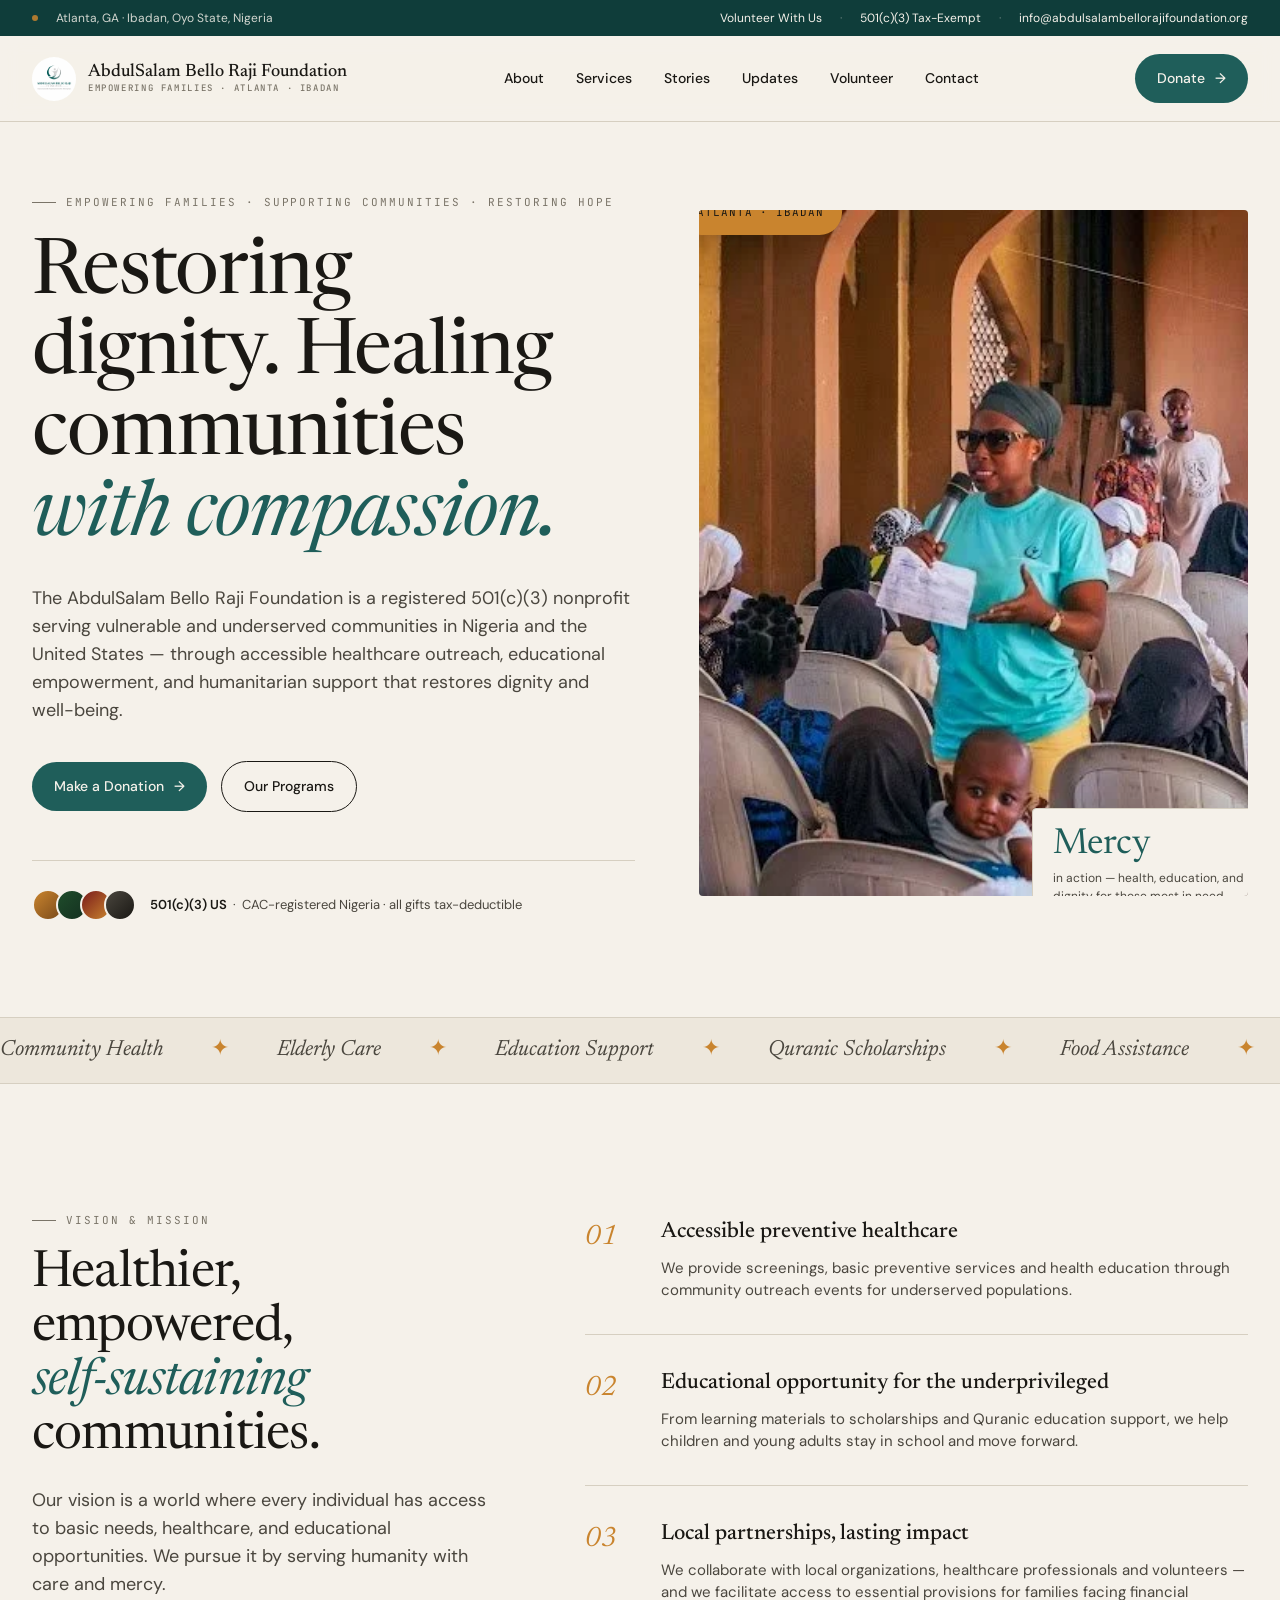
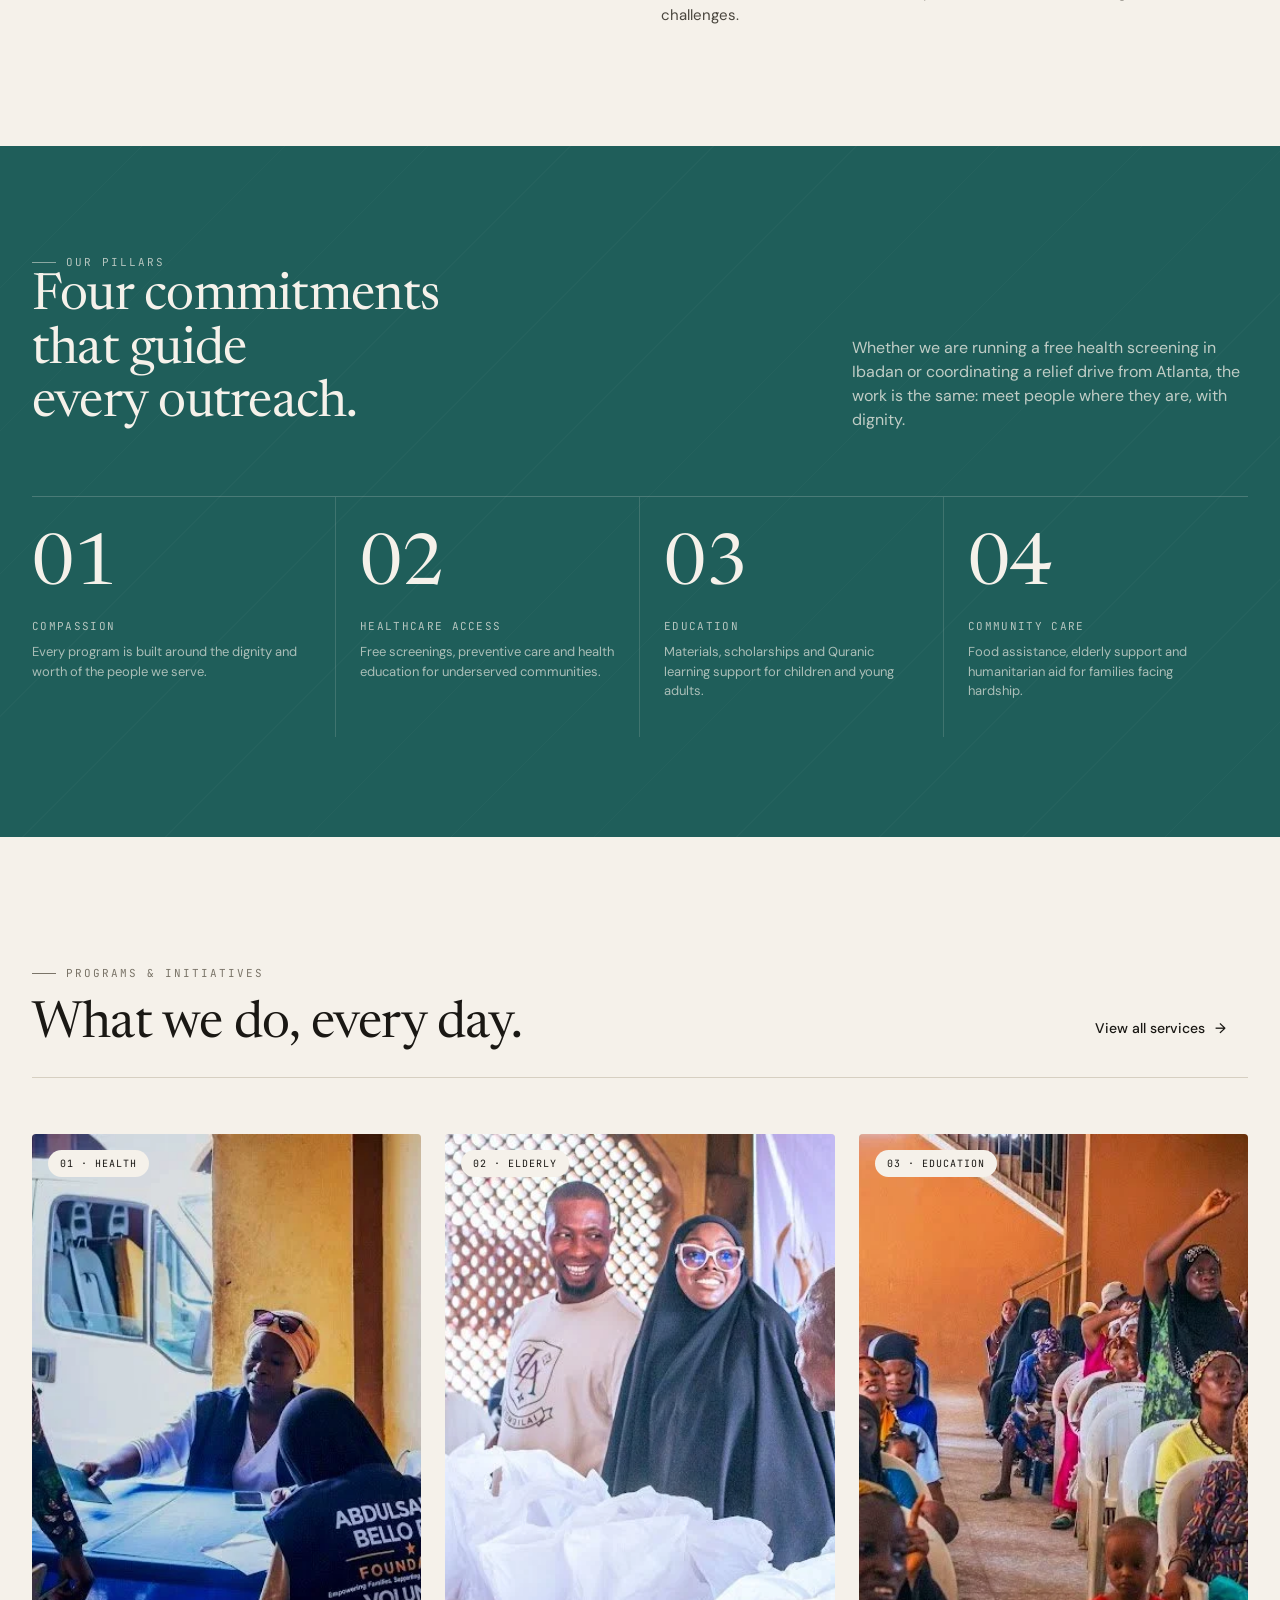
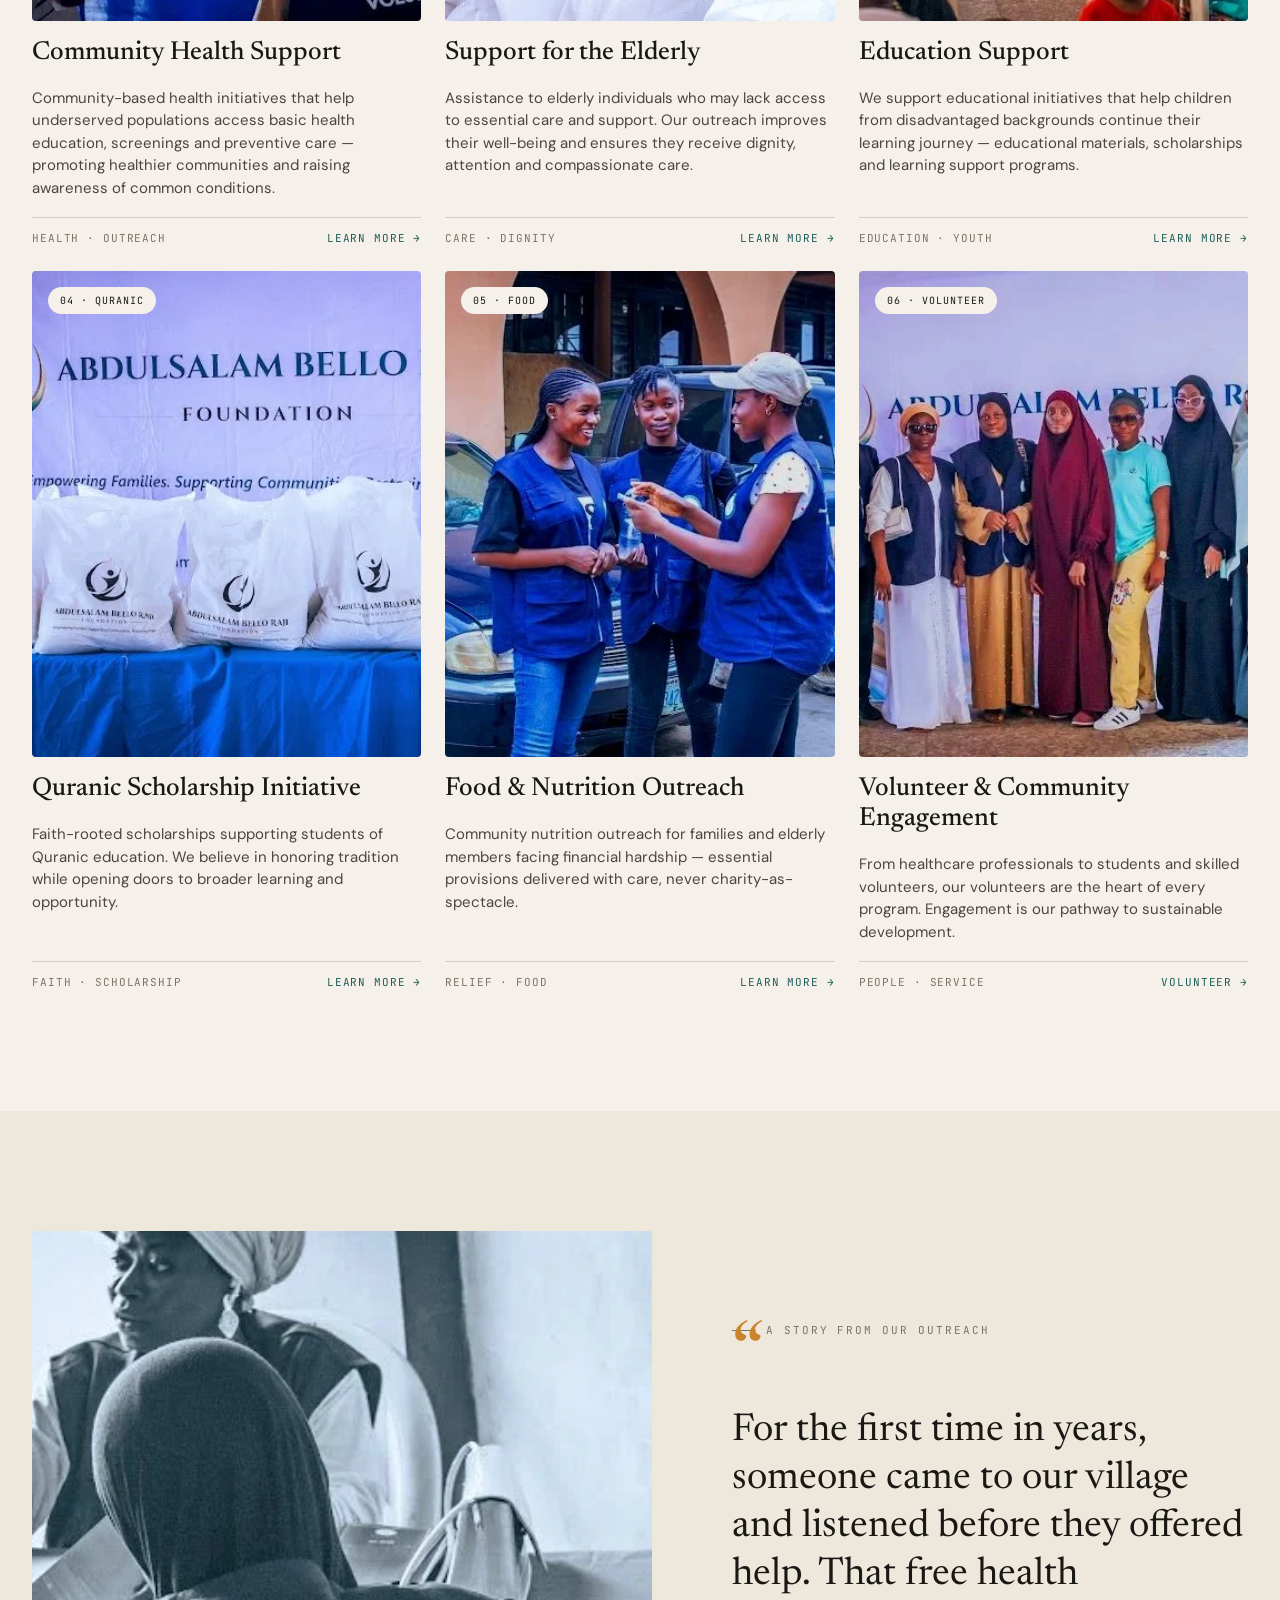
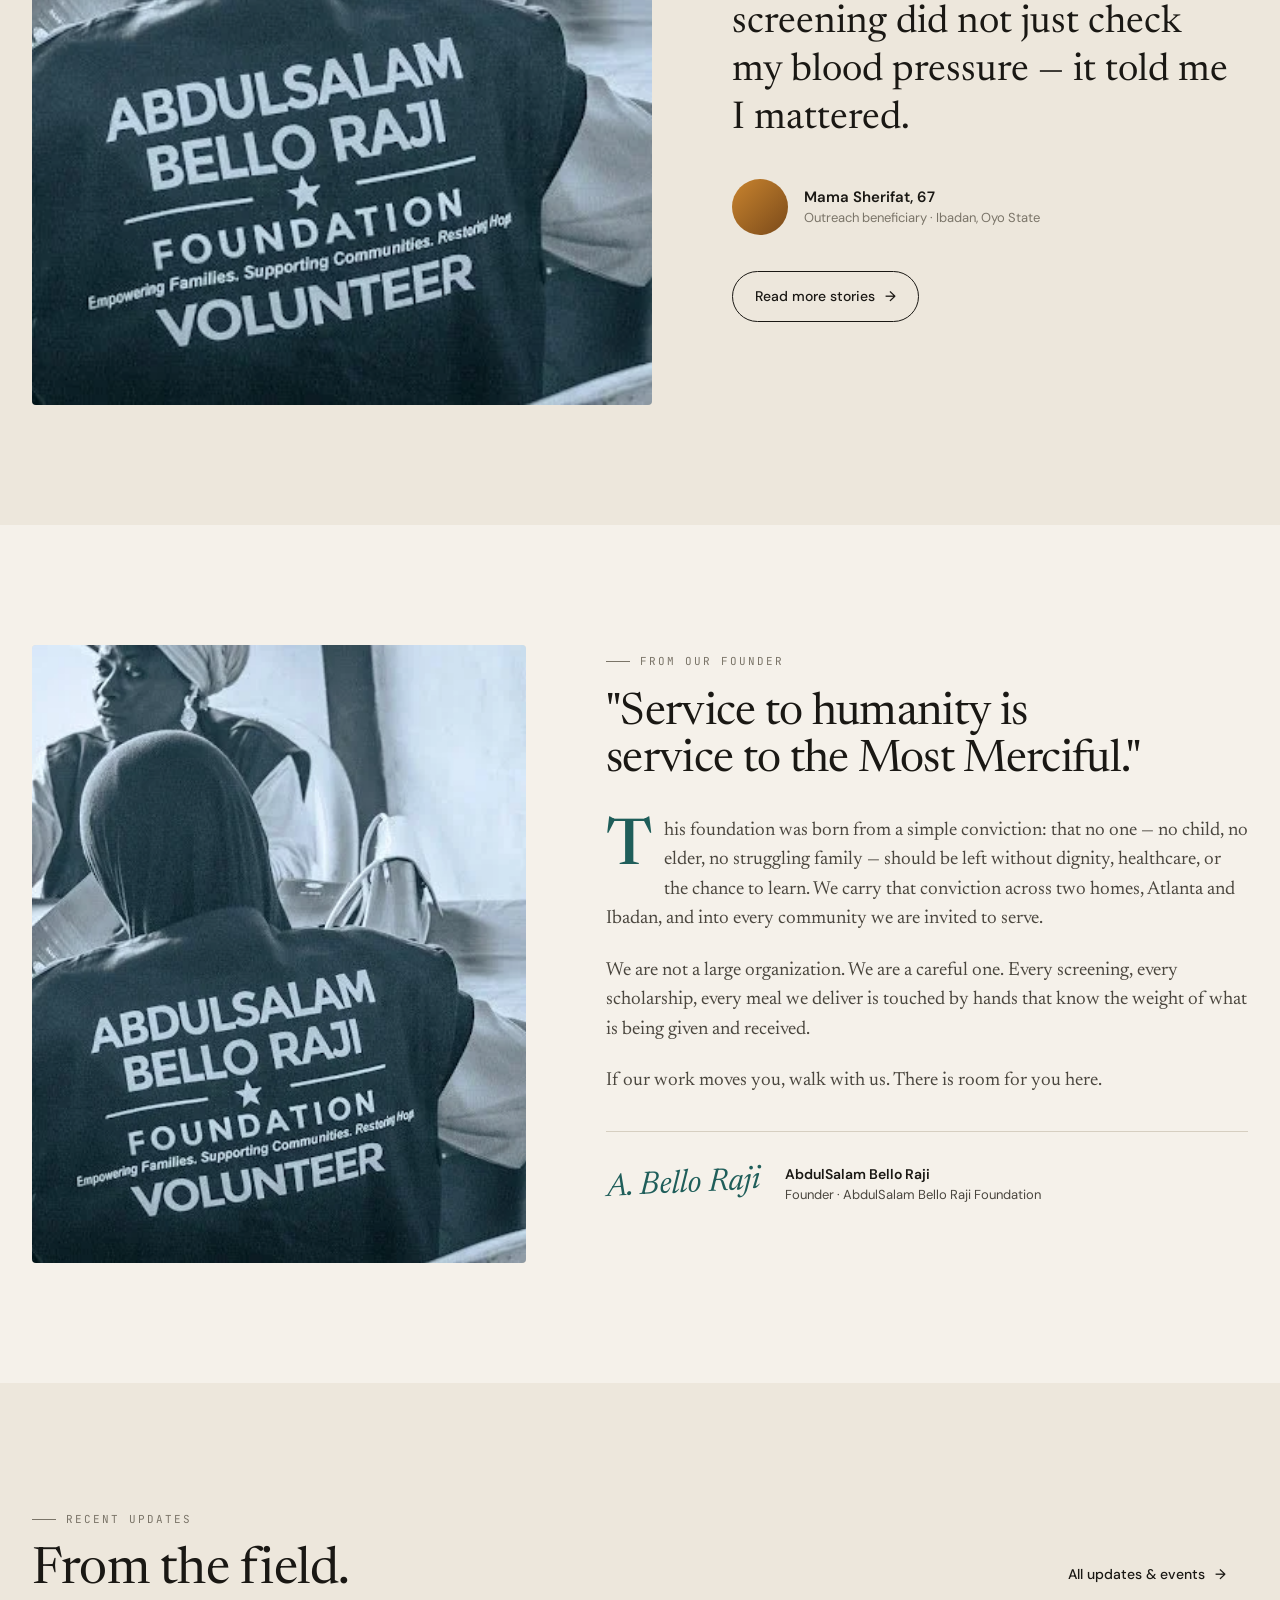
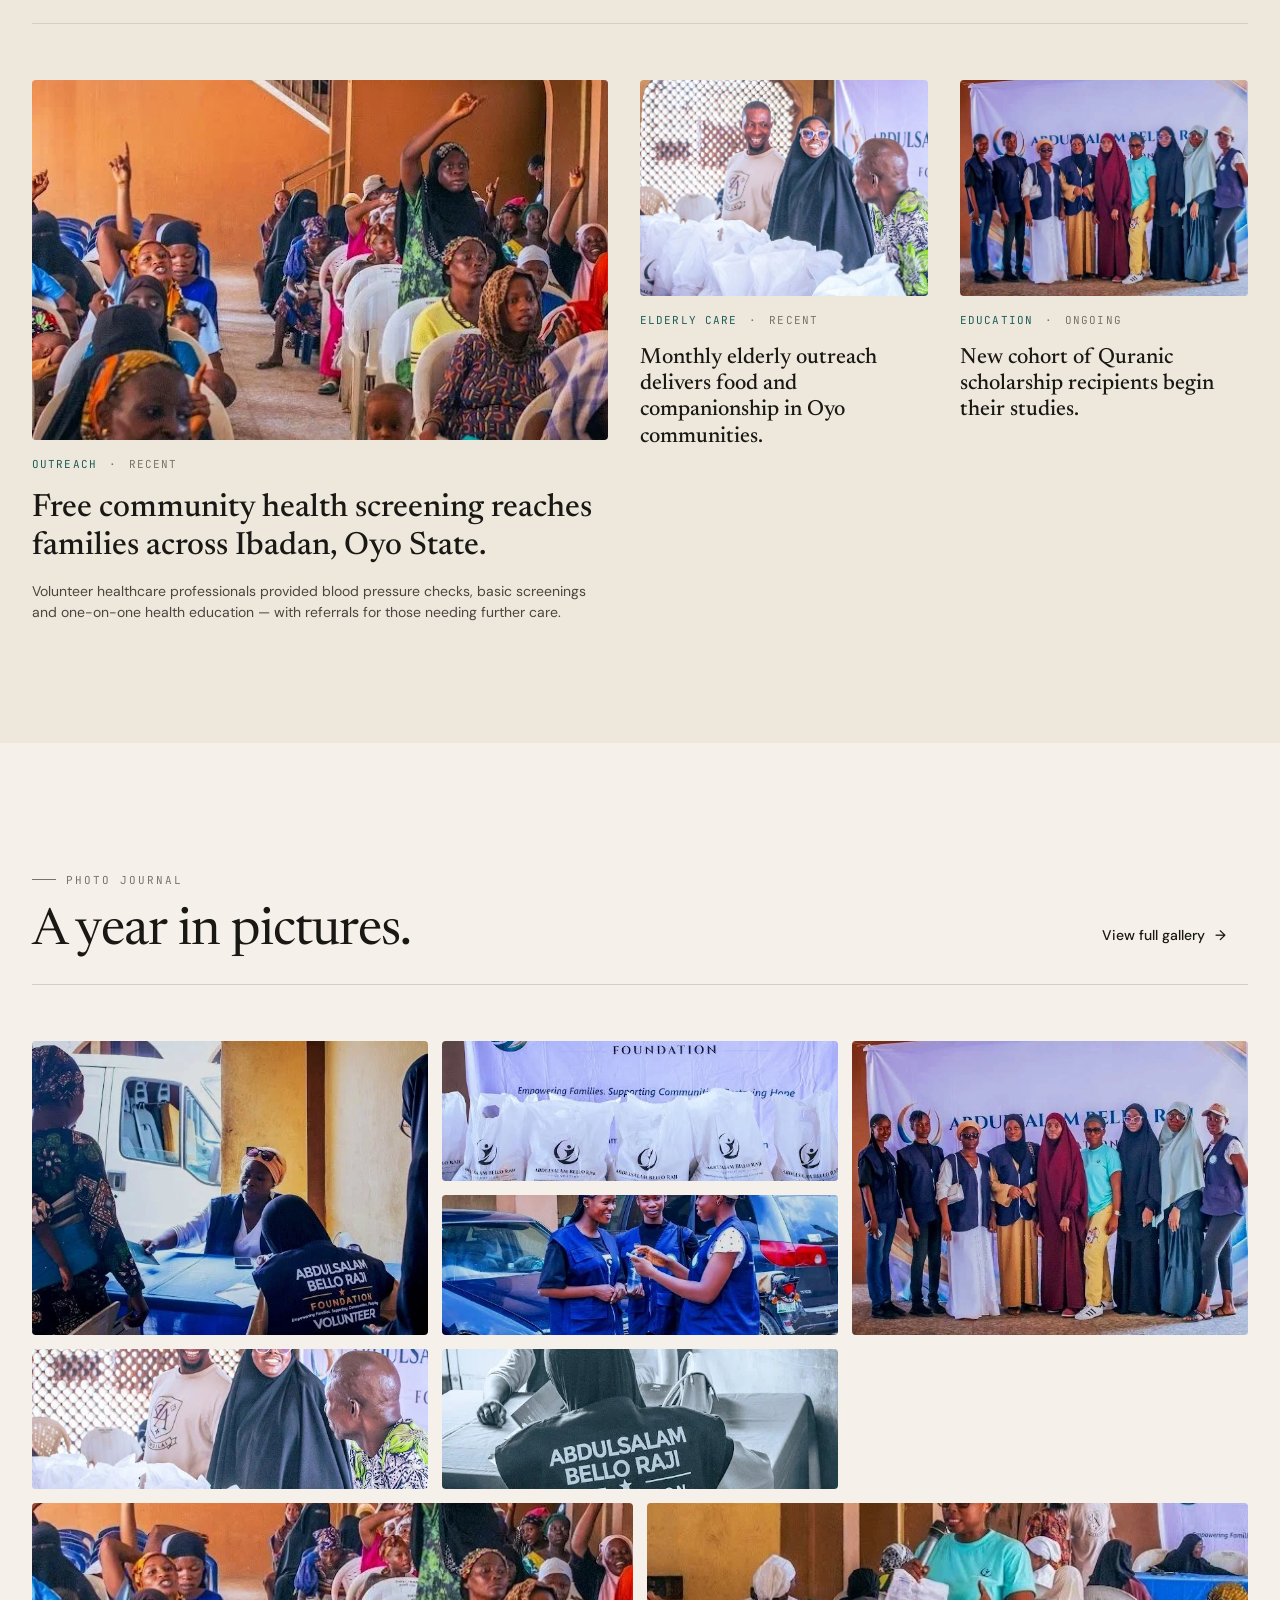
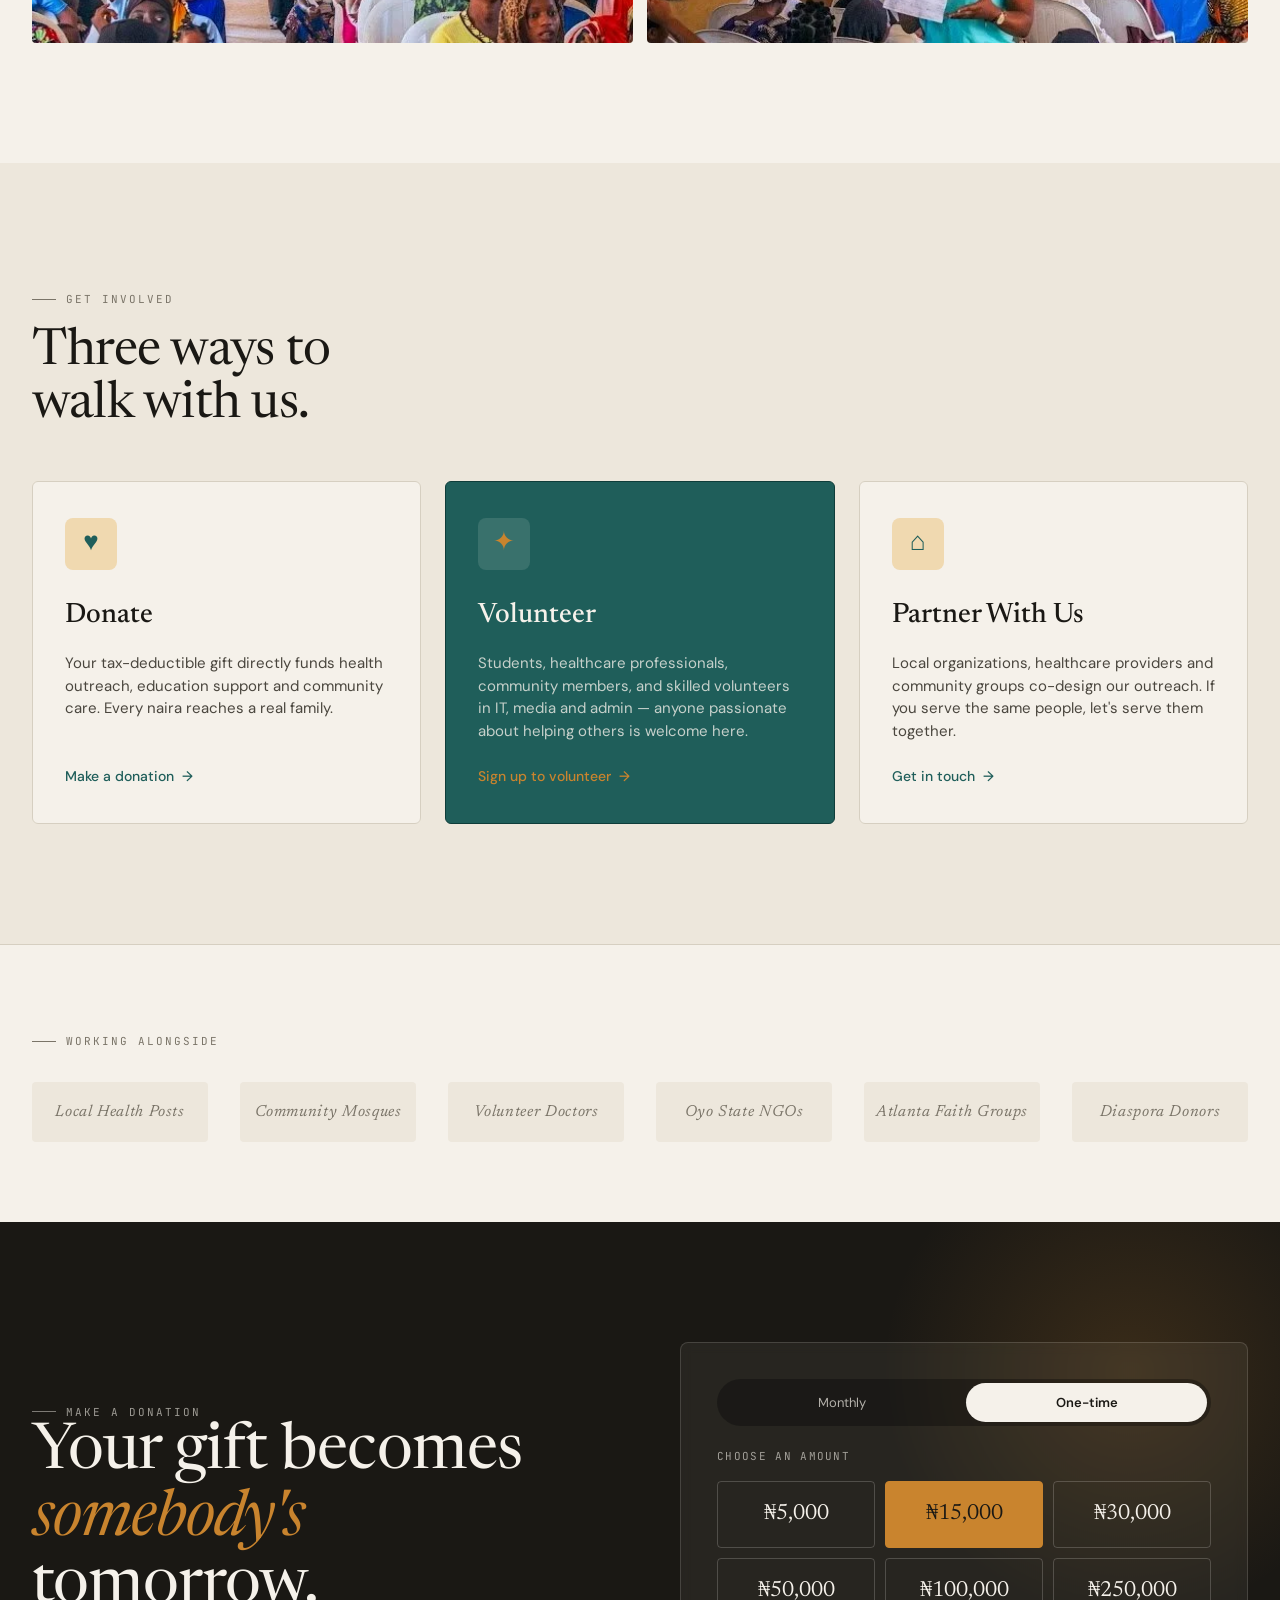
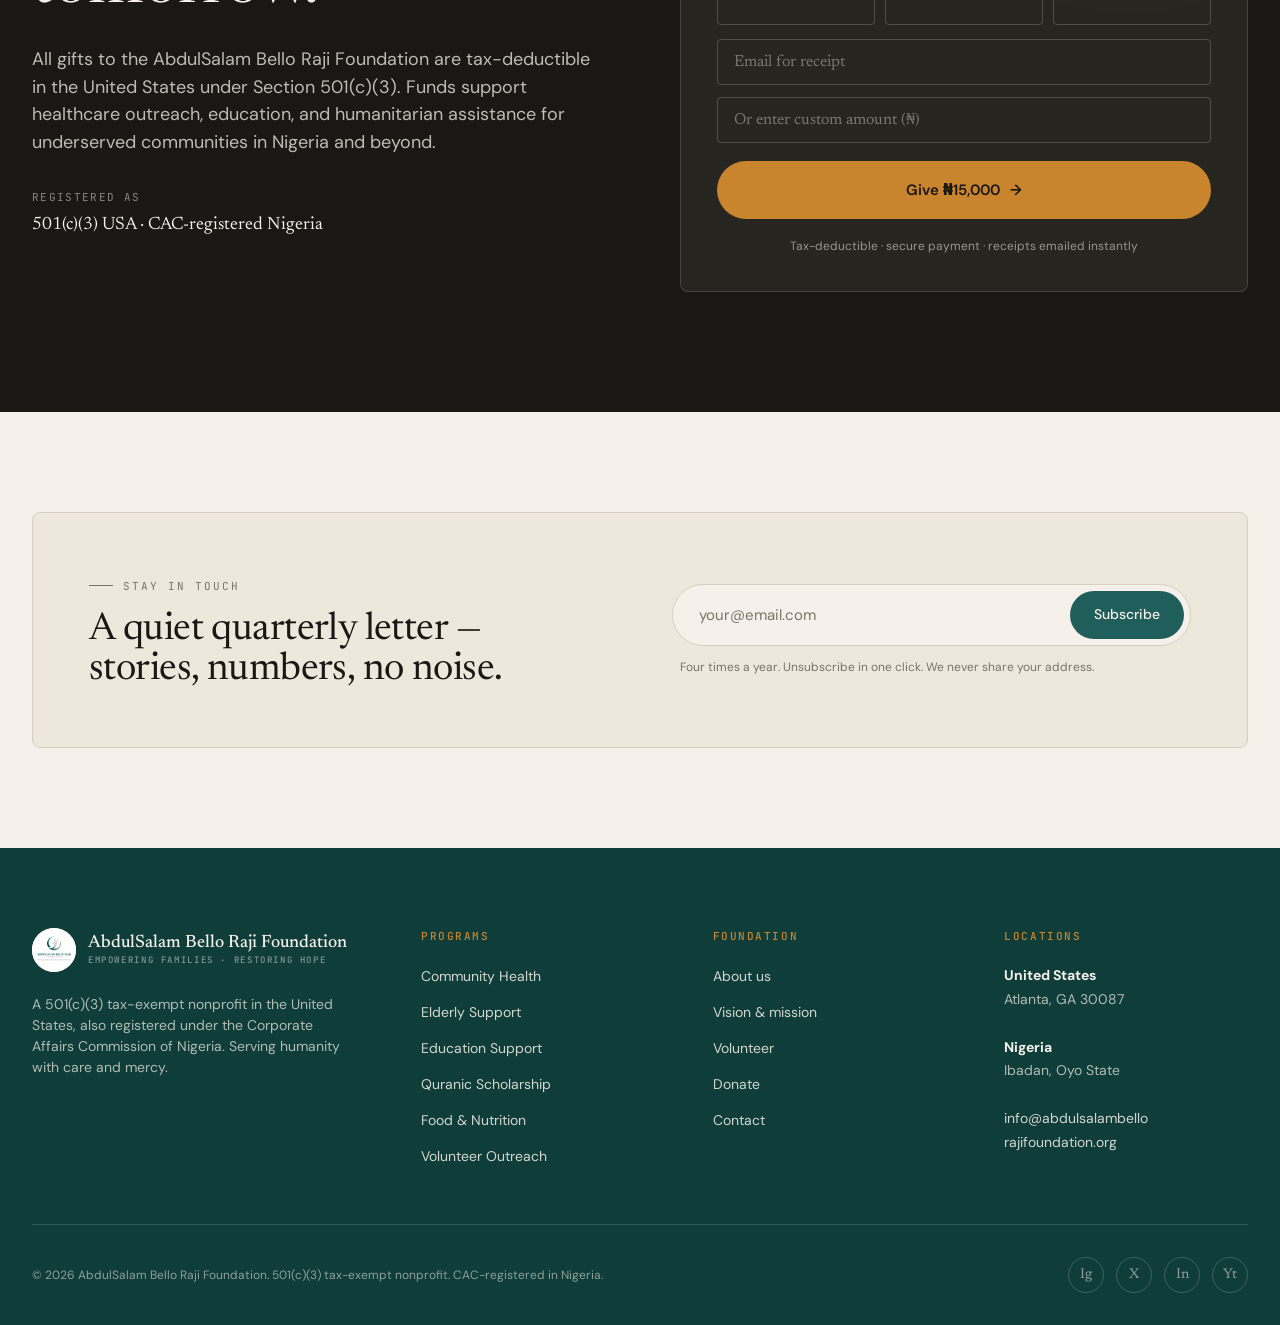
<file: index.html>
<!doctype html>
<html lang="en">
<head>
<meta charset="utf-8" />
<meta name="viewport" content="width=device-width, initial-scale=1" />
<title>AbdulSalam Bello Raji Foundation — Compassion. Healthcare. Dignity.</title>
<link rel="preconnect" href="https://fonts.googleapis.com">
<link rel="preconnect" href="https://fonts.gstatic.com" crossorigin>
<link href="https://fonts.googleapis.com/css2?family=Newsreader:ital,opsz,wght@0,6..72,400;0,6..72,500;0,6..72,600;1,6..72,400&family=DM+Sans:wght@400;500;600;700&family=JetBrains+Mono:wght@400;500&display=swap" rel="stylesheet">
<link rel="stylesheet" href="css/styles.css">
</head>
<body>

<!-- mobile drawer -->
<nav class="mobile-nav" id="mobileNav" aria-hidden="true">
  <div class="mobile-nav-head">
    <a class="brand" href="#">
      <span class="brand-mark"><img src="img/logo.webp" alt="AbdulSalam Bello Raji Foundation"></span>
      <span class="brand-name">ABRF<span>Foundation</span></span>
    </a>
    <button class="close-btn js-close-menu" aria-label="Close menu">✕</button>
  </div>
  <div class="mobile-nav-links">
    <a href="#mission">About</a>
    <a href="services.html">Services</a>
    <a href="#stories">Stories</a>
    <a href="#news">Updates</a>
    <a href="#involve">Volunteer</a>
    <a href="#contact">Contact</a>
  </div>
  <div class="mobile-nav-cta">
    <a href="#donate" class="btn btn-primary btn-full">Make a Donation →</a>
  </div>
</nav>

<!-- utility bar -->
<div class="util">
  <div class="container">
    <div class="util-left">
      <span class="dot"></span>
      <span>Atlanta, GA · Ibadan, Oyo State, Nigeria</span>
    </div>
    <div class="util-right">
      <a href="#involve">Volunteer With Us</a>
      <span class="util-sep">·</span>
      <a href="#">501(c)(3) Tax-Exempt</a>
      <span class="util-sep">·</span>
      <a href="mailto:info@abdulsalambellorajifoundation.org">info@abdulsalambellorajifoundation.org</a>
    </div>
  </div>
</div>

<!-- nav -->
<nav class="main">
  <div class="container">
    <a class="brand" href="#">
      <span class="brand-mark"><img src="img/logo.webp" alt="AbdulSalam Bello Raji Foundation"></span>
      <span class="brand-name">AbdulSalam Bello Raji Foundation<span>Empowering families · Atlanta · Ibadan</span></span>
    </a>
    <div class="nav-links">
      <a href="#mission" class="active">About</a>
      <a href="services.html">Services</a>
      <a href="#stories">Stories</a>
      <a href="#news">Updates</a>
      <a href="#involve">Volunteer</a>
      <a href="#contact">Contact</a>
    </div>
    <div class="nav-cta">
      <a href="#donate" class="btn btn-primary">Donate <span class="arrow">→</span></a>
      <button class="menu-btn js-open-menu" aria-label="Open menu">
        <span></span><span></span><span></span>
      </button>
    </div>
  </div>
</nav>

<!-- hero -->
<section class="hero">
  <div class="container">
    <div class="hero-grid">
      <div class="hero-text">
        <span class="eyebrow">Empowering Families · Supporting Communities · Restoring Hope</span>
        <h1 class="display">Restoring dignity. Healing communities <em>with compassion.</em></h1>
        <p class="body-lg">The AbdulSalam Bello Raji Foundation is a registered 501(c)(3) nonprofit serving vulnerable and underserved communities in Nigeria and the United States — through accessible healthcare outreach, educational empowerment, and humanitarian support that restores dignity and well-being.</p>
        <div class="hero-actions">
          <a href="#donate" class="btn btn-primary">Make a Donation <span class="arrow">→</span></a>
          <a href="#programs" class="btn btn-outline">Our Programs</a>
        </div>
        <div class="hero-meta">
          <div class="avatar-stack">
            <span class="av"></span><span class="av"></span><span class="av"></span><span class="av"></span>
          </div>
          <span><strong class="hero-cert">501(c)(3) US</strong> &nbsp;·&nbsp; CAC-registered Nigeria · all gifts tax-deductible</span>
        </div>
      </div>
      <div class="hero-image ph has-img">
        <img src="img/hero.webp" alt="Volunteer addressing a community gathering">
        <span class="badge">Atlanta · Ibadan</span>
        <div class="floating-card">
          <div class="num">Mercy</div>
          <div class="lbl">in action — health, education, and dignity for those most in need</div>
        </div>
      </div>
    </div>
  </div>
</section>

<!-- ticker -->
<div class="ticker">
  <div class="ticker-track">
    <span>
      Community Health <span class="star">✦</span>
      Elderly Care <span class="star">✦</span>
      Education Support <span class="star">✦</span>
      Quranic Scholarships <span class="star">✦</span>
      Food Assistance <span class="star">✦</span>
      Volunteer Outreach <span class="star">✦</span>
      Community Health <span class="star">✦</span>
      Elderly Care <span class="star">✦</span>
      Education Support <span class="star">✦</span>
      Quranic Scholarships <span class="star">✦</span>
      Food Assistance <span class="star">✦</span>
      Volunteer Outreach <span class="star">✦</span>
    </span>
    <span aria-hidden="true">
      Community Health <span class="star">✦</span>
      Elderly Care <span class="star">✦</span>
      Education Support <span class="star">✦</span>
      Quranic Scholarships <span class="star">✦</span>
      Food Assistance <span class="star">✦</span>
      Volunteer Outreach <span class="star">✦</span>
      Community Health <span class="star">✦</span>
      Elderly Care <span class="star">✦</span>
      Education Support <span class="star">✦</span>
      Quranic Scholarships <span class="star">✦</span>
      Food Assistance <span class="star">✦</span>
      Volunteer Outreach <span class="star">✦</span>
    </span>
  </div>
</div>

<!-- mission -->
<section class="mission" id="mission">
  <div class="container">
    <div class="mission-grid">
      <div class="reveal">
        <span class="eyebrow">Vision &amp; Mission</span>
        <h2 class="display">Healthier, empowered, <em>self-sustaining</em> communities.</h2>
        <p class="body-lg mt-24">Our vision is a world where every individual has access to basic needs, healthcare, and educational opportunities. We pursue it by serving humanity with care and mercy.</p>
      </div>
      <div class="mission-points">
        <div class="mp reveal reveal-d1">
          <div class="mp-num">01</div>
          <div>
            <h3>Accessible preventive healthcare</h3>
            <p>We provide screenings, basic preventive services and health education through community outreach events for underserved populations.</p>
          </div>
        </div>
        <div class="mp reveal reveal-d2">
          <div class="mp-num">02</div>
          <div>
            <h3>Educational opportunity for the underprivileged</h3>
            <p>From learning materials to scholarships and Quranic education support, we help children and young adults stay in school and move forward.</p>
          </div>
        </div>
        <div class="mp reveal reveal-d3">
          <div class="mp-num">03</div>
          <div>
            <h3>Local partnerships, lasting impact</h3>
            <p>We collaborate with local organizations, healthcare professionals and volunteers — and we facilitate access to essential provisions for families facing financial challenges.</p>
          </div>
        </div>
      </div>
    </div>
  </div>
</section>

<!-- impact stats -->
<section class="impact">
  <div class="container">
    <div class="impact-head">
      <div>
        <span class="eyebrow">Our Pillars</span>
        <h2 class="display">Four commitments that guide every outreach.</h2>
      </div>
      <p>Whether we are running a free health screening in Ibadan or coordinating a relief drive from Atlanta, the work is the same: meet people where they are, with dignity.</p>
    </div>
    <div class="stats">
      <div class="stat reveal">
        <div class="stat-num">01</div>
        <div class="stat-label">Compassion</div>
        <div class="stat-detail">Every program is built around the dignity and worth of the people we serve.</div>
      </div>
      <div class="stat reveal reveal-d1">
        <div class="stat-num">02</div>
        <div class="stat-label">Healthcare Access</div>
        <div class="stat-detail">Free screenings, preventive care and health education for underserved communities.</div>
      </div>
      <div class="stat reveal reveal-d2">
        <div class="stat-num">03</div>
        <div class="stat-label">Education</div>
        <div class="stat-detail">Materials, scholarships and Quranic learning support for children and young adults.</div>
      </div>
      <div class="stat reveal reveal-d3">
        <div class="stat-num">04</div>
        <div class="stat-label">Community Care</div>
        <div class="stat-detail">Food assistance, elderly support and humanitarian aid for families facing hardship.</div>
      </div>
    </div>
  </div>
</section>

<!-- programs -->
<section class="programs" id="programs">
  <div class="container">
    <div class="section-head">
      <div>
        <span class="eyebrow">Programs &amp; Initiatives</span>
        <h2 class="display">What we do, every day.</h2>
      </div>
      <a href="services.html" class="btn btn-ghost">View all services <span class="arrow">→</span></a>
    </div>
    <div class="program-grid">
      <article class="program reveal">
        <div class="ph program-img has-img">
          <img src="img/health-outreach.webp" alt="Community health outreach session">
          <span class="program-tag">01 · Health</span>
        </div>
        <h3>Community Health Support</h3>
        <p>Community-based health initiatives that help underserved populations access basic health education, screenings and preventive care — promoting healthier communities and raising awareness of common conditions.</p>
        <div class="program-meta">
          <span>Health · Outreach</span>
          <a href="services.html">Learn more →</a>
        </div>
      </article>
      <article class="program reveal reveal-d1">
        <div class="ph program-img has-img">
          <img src="img/relief-distribution.webp" alt="Volunteers distributing relief supplies">
          <span class="program-tag">02 · Elderly</span>
        </div>
        <h3>Support for the Elderly</h3>
        <p>Assistance to elderly individuals who may lack access to essential care and support. Our outreach improves their well-being and ensures they receive dignity, attention and compassionate care.</p>
        <div class="program-meta">
          <span>Care · Dignity</span>
          <a href="services.html">Learn more →</a>
        </div>
      </article>
      <article class="program reveal reveal-d2">
        <div class="ph program-img has-img">
          <img src="img/community.webp" alt="Community members gathered at outreach event">
          <span class="program-tag">03 · Education</span>
        </div>
        <h3>Education Support</h3>
        <p>We support educational initiatives that help children from disadvantaged backgrounds continue their learning journey — educational materials, scholarships and learning support programs.</p>
        <div class="program-meta">
          <span>Education · Youth</span>
          <a href="services.html">Learn more →</a>
        </div>
      </article>
      <article class="program reveal">
        <div class="ph program-img has-img">
          <img src="img/relief-bags.webp" alt="Foundation branded relief bags">
          <span class="program-tag">04 · Quranic</span>
        </div>
        <h3>Quranic Scholarship Initiative</h3>
        <p>Faith-rooted scholarships supporting students of Quranic education. We believe in honoring tradition while opening doors to broader learning and opportunity.</p>
        <div class="program-meta">
          <span>Faith · Scholarship</span>
          <a href="services.html">Learn more →</a>
        </div>
      </article>
      <article class="program reveal reveal-d1">
        <div class="ph program-img has-img">
          <img src="img/registration.webp" alt="Volunteers assisting with registration">
          <span class="program-tag">05 · Food</span>
        </div>
        <h3>Food &amp; Nutrition Outreach</h3>
        <p>Community nutrition outreach for families and elderly members facing financial hardship — essential provisions delivered with care, never charity-as-spectacle.</p>
        <div class="program-meta">
          <span>Relief · Food</span>
          <a href="services.html">Learn more →</a>
        </div>
      </article>
      <article class="program reveal reveal-d2">
        <div class="ph program-img has-img">
          <img src="img/volunteers-group.webp" alt="Group portrait of foundation volunteers">
          <span class="program-tag">06 · Volunteer</span>
        </div>
        <h3>Volunteer &amp; Community Engagement</h3>
        <p>From healthcare professionals to students and skilled volunteers, our volunteers are the heart of every program. Engagement is our pathway to sustainable development.</p>
        <div class="program-meta">
          <span>People · Service</span>
          <a href="#involve">Volunteer →</a>
        </div>
      </article>
    </div>
  </div>
</section>

<!-- spotlight -->
<section class="spotlight" id="stories">
  <div class="container">
    <div class="spotlight-grid">
      <div class="ph spotlight-img has-img reveal">
        <img src="img/volunteer-back.webp" alt="Volunteer in foundation t-shirt at registration desk">
      </div>
      <div class="reveal reveal-d1">
        <span class="eyebrow">A Story From Our Outreach</span>
        <blockquote>For the first time in years, someone came to our village and listened before they offered help. That free health screening did not just check my blood pressure — it told me I mattered.</blockquote>
        <div class="quote-author">
          <div class="quote-avatar"></div>
          <div>
            <div class="name">Mama Sherifat, 67</div>
            <div class="role">Outreach beneficiary · Ibadan, Oyo State</div>
          </div>
        </div>
        <div class="story-actions">
          <a href="#" class="btn btn-outline">Read more stories <span class="arrow">→</span></a>
        </div>
      </div>
    </div>
  </div>
</section>

<!-- founder -->
<section class="founder">
  <div class="container">
    <div class="founder-grid">
      <div class="ph founder-portrait has-img">
        <img src="img/volunteer-back.webp" alt="AbdulSalam Bello Raji Foundation volunteer">
      </div>
      <div class="reveal reveal-d1">
        <span class="eyebrow">From Our Founder</span>
        <h2 class="display">"Service to humanity is service to the Most Merciful."</h2>
        <div class="founder-text">
          <p>This foundation was born from a simple conviction: that no one — no child, no elder, no struggling family — should be left without dignity, healthcare, or the chance to learn. We carry that conviction across two homes, Atlanta and Ibadan, and into every community we are invited to serve.</p>
          <p>We are not a large organization. We are a careful one. Every screening, every scholarship, every meal we deliver is touched by hands that know the weight of what is being given and received.</p>
          <p>If our work moves you, walk with us. There is room for you here.</p>
        </div>
        <div class="signature">
          <div class="sig-mark">A. Bello Raji</div>
          <div class="meta">
            <strong>AbdulSalam Bello Raji</strong>
            Founder · AbdulSalam Bello Raji Foundation
          </div>
        </div>
      </div>
    </div>
  </div>
</section>

<!-- news -->
<section class="news" id="news">
  <div class="container">
    <div class="section-head">
      <div>
        <span class="eyebrow">Recent Updates</span>
        <h2 class="display">From the field.</h2>
      </div>
      <a href="#" class="btn btn-ghost">All updates &amp; events <span class="arrow">→</span></a>
    </div>
    <div class="news-grid">
      <article class="news-card feat reveal">
        <div class="ph news-img has-img">
          <img src="img/community.webp" alt="Community members at a health screening">
        </div>
        <div class="news-meta">
          <span class="cat">Outreach</span>
          <span>·</span>
          <span>Recent</span>
        </div>
        <h3>Free community health screening reaches families across Ibadan, Oyo State.</h3>
        <p>Volunteer healthcare professionals provided blood pressure checks, basic screenings and one-on-one health education — with referrals for those needing further care.</p>
      </article>
      <article class="news-card reveal reveal-d1">
        <div class="ph news-img has-img">
          <img src="img/relief-distribution.webp" alt="Elderly outreach distribution">
        </div>
        <div class="news-meta">
          <span class="cat">Elderly Care</span>
          <span>·</span>
          <span>Recent</span>
        </div>
        <h3>Monthly elderly outreach delivers food and companionship in Oyo communities.</h3>
      </article>
      <article class="news-card reveal reveal-d2">
        <div class="ph news-img has-img">
          <img src="img/volunteers-group.webp" alt="Volunteer group photo">
        </div>
        <div class="news-meta">
          <span class="cat">Education</span>
          <span>·</span>
          <span>Ongoing</span>
        </div>
        <h3>New cohort of Quranic scholarship recipients begin their studies.</h3>
      </article>
    </div>
  </div>
</section>

<!-- gallery -->
<section class="gallery">
  <div class="container">
    <div class="section-head">
      <div>
        <span class="eyebrow">Photo Journal</span>
        <h2 class="display">A year in pictures.</h2>
      </div>
      <a href="#" class="btn btn-ghost">View full gallery <span class="arrow">→</span></a>
    </div>
    <div class="gallery-grid reveal">
      <div class="ph g1 has-img"><img src="img/health-outreach.webp" alt="Health outreach"></div>
      <div class="ph g2 has-img"><img src="img/relief-bags.webp" alt="Relief supplies"></div>
      <div class="ph g3 has-img"><img src="img/volunteers-group.webp" alt="Volunteer team"></div>
      <div class="ph g4 has-img"><img src="img/registration.webp" alt="Registration desk"></div>
      <div class="ph g5 has-img"><img src="img/relief-distribution.webp" alt="Distribution day"></div>
      <div class="ph g6 has-img"><img src="img/volunteer-back.webp" alt="Volunteer at work"></div>
      <div class="ph g7 has-img"><img src="img/community.webp" alt="Community gathering"></div>
      <div class="ph g8 has-img"><img src="img/hero.webp" alt="Ibadan outreach day"></div>
    </div>
  </div>
</section>

<!-- get involved -->
<section class="involve" id="involve">
  <div class="container">
    <div class="section-head section-head-clean">
      <div>
        <span class="eyebrow">Get Involved</span>
        <h2 class="display">Three ways to walk with us.</h2>
      </div>
    </div>
    <div class="involve-grid">
      <div class="involve-card reveal">
        <div class="icon-box">♥</div>
        <h3>Donate</h3>
        <p>Your tax-deductible gift directly funds health outreach, education support and community care. Every naira reaches a real family.</p>
        <a class="lnk" href="#donate">Make a donation <span class="arrow">→</span></a>
      </div>
      <div class="involve-card dark reveal reveal-d1">
        <div class="icon-box">✦</div>
        <h3>Volunteer</h3>
        <p>Students, healthcare professionals, community members, and skilled volunteers in IT, media and admin — anyone passionate about helping others is welcome here.</p>
        <a class="lnk" href="#">Sign up to volunteer <span class="arrow">→</span></a>
      </div>
      <div class="involve-card reveal reveal-d2">
        <div class="icon-box">⌂</div>
        <h3>Partner With Us</h3>
        <p>Local organizations, healthcare providers and community groups co-design our outreach. If you serve the same people, let's serve them together.</p>
        <a class="lnk" href="#contact">Get in touch <span class="arrow">→</span></a>
      </div>
    </div>
  </div>
</section>

<!-- partners -->
<section class="partners">
  <div class="container">
    <span class="eyebrow">Working Alongside</span>
    <div class="partner-row">
      <div>Local Health Posts</div>
      <div>Community Mosques</div>
      <div>Volunteer Doctors</div>
      <div>Oyo State NGOs</div>
      <div>Atlanta Faith Groups</div>
      <div>Diaspora Donors</div>
    </div>
  </div>
</section>

<!-- donate -->
<section class="donate-band" id="donate">
  <div class="container">
    <div>
      <span class="eyebrow eyebrow-light">Make A Donation</span>
      <h2 class="display">Your gift becomes <em>somebody's</em> tomorrow.</h2>
      <p class="body-lg donate-copy">All gifts to the AbdulSalam Bello Raji Foundation are tax-deductible in the United States under Section 501(c)(3). Funds support healthcare outreach, education, and humanitarian assistance for underserved communities in Nigeria and beyond.</p>
      <div class="donate-meta">
        <div>
          <div class="donate-meta-label">Registered as</div>
          <div class="donate-meta-value">501(c)(3) USA · CAC-registered Nigeria</div>
        </div>
      </div>
    </div>
    <div class="donate-card">
      <div class="freq-toggle" id="freqToggle">
        <button data-freq="Monthly" type="button">Monthly</button>
        <button class="active" data-freq="One-time" type="button">One-time</button>
      </div>
      <div class="label">Choose an amount</div>
      <div class="amounts" id="amountGrid">
        <button class="amount" data-amount="₦5,000" type="button">₦5,000</button>
        <button class="amount active" data-amount="₦15,000" type="button">₦15,000</button>
        <button class="amount" data-amount="₦30,000" type="button">₦30,000</button>
        <button class="amount" data-amount="₦50,000" type="button">₦50,000</button>
        <button class="amount" data-amount="₦100,000" type="button">₦100,000</button>
        <button class="amount" data-amount="₦250,000" type="button">₦250,000</button>
      </div>
      <input class="donor-email" id="donorEmail" type="email" placeholder="Email for receipt" autocomplete="email" required />
      <input class="amount-custom" id="customAmount" inputmode="numeric" placeholder="Or enter custom amount (₦)" />
      <button class="btn-donate" id="donateBtn" type="button">
        Give ₦15,000 <span class="arrow">→</span>
      </button>
      <div class="donate-foot">Tax-deductible · secure payment · receipts emailed instantly</div>
    </div>
  </div>
</section>

<!-- newsletter -->
<section class="newsletter">
  <div class="container">
    <div class="newsletter-inner">
      <div>
        <span class="eyebrow">Stay In Touch</span>
        <h2 class="display">A quiet quarterly letter — stories, numbers, no noise.</h2>
      </div>
      <div>
        <form class="nl-form">
          <input type="email" placeholder="your@email.com" required />
          <button type="submit">Subscribe</button>
        </form>
        <p class="nl-note">Four times a year. Unsubscribe in one click. We never share your address.</p>
      </div>
    </div>
  </div>
</section>

<!-- footer -->
<footer id="contact">
  <div class="container">
    <div class="footer-grid">
      <div class="footer-brand">
        <div class="brand">
          <span class="brand-mark"><img src="img/logo.webp" alt=""></span>
          <span class="brand-name">AbdulSalam Bello Raji Foundation<span>Empowering families · Restoring hope</span></span>
        </div>
        <p>A 501(c)(3) tax-exempt nonprofit in the United States, also registered under the Corporate Affairs Commission of Nigeria. Serving humanity with care and mercy.</p>
      </div>
      <div class="footer-col">
        <h4>Programs</h4>
        <ul>
          <li><a href="services.html">Community Health</a></li>
          <li><a href="services.html">Elderly Support</a></li>
          <li><a href="services.html">Education Support</a></li>
          <li><a href="services.html">Quranic Scholarship</a></li>
          <li><a href="services.html">Food &amp; Nutrition</a></li>
          <li><a href="services.html">Volunteer Outreach</a></li>
        </ul>
      </div>
      <div class="footer-col">
        <h4>Foundation</h4>
        <ul>
          <li><a href="#mission">About us</a></li>
          <li><a href="#mission">Vision &amp; mission</a></li>
          <li><a href="#involve">Volunteer</a></li>
          <li><a href="#donate">Donate</a></li>
          <li><a href="#contact">Contact</a></li>
        </ul>
      </div>
      <div class="footer-col">
        <h4>Locations</h4>
        <address>
          <strong class="footer-location-title">United States</strong><br>
          Atlanta, GA 30087<br><br>
          <strong class="footer-location-title">Nigeria</strong><br>
          Ibadan, Oyo State<br><br>
          <a class="footer-email" href="mailto:info@abdulsalambellorajifoundation.org">info@abdulsalambello<br>rajifoundation.org</a>
        </address>
      </div>
    </div>
    <div class="footer-bottom">
      <div>© 2026 AbdulSalam Bello Raji Foundation. 501(c)(3) tax-exempt nonprofit. CAC-registered in Nigeria.</div>
      <div class="socials">
        <a href="#" title="Instagram">Ig</a>
        <a href="#" title="Twitter / X">X</a>
        <a href="#" title="LinkedIn">In</a>
        <a href="#" title="YouTube">Yt</a>
      </div>
    </div>
  </div>
</footer>

<script src="https://js.paystack.co/v1/inline.js"></script>
<script src="js/main.js" defer></script>
</body>
</html>
</file>
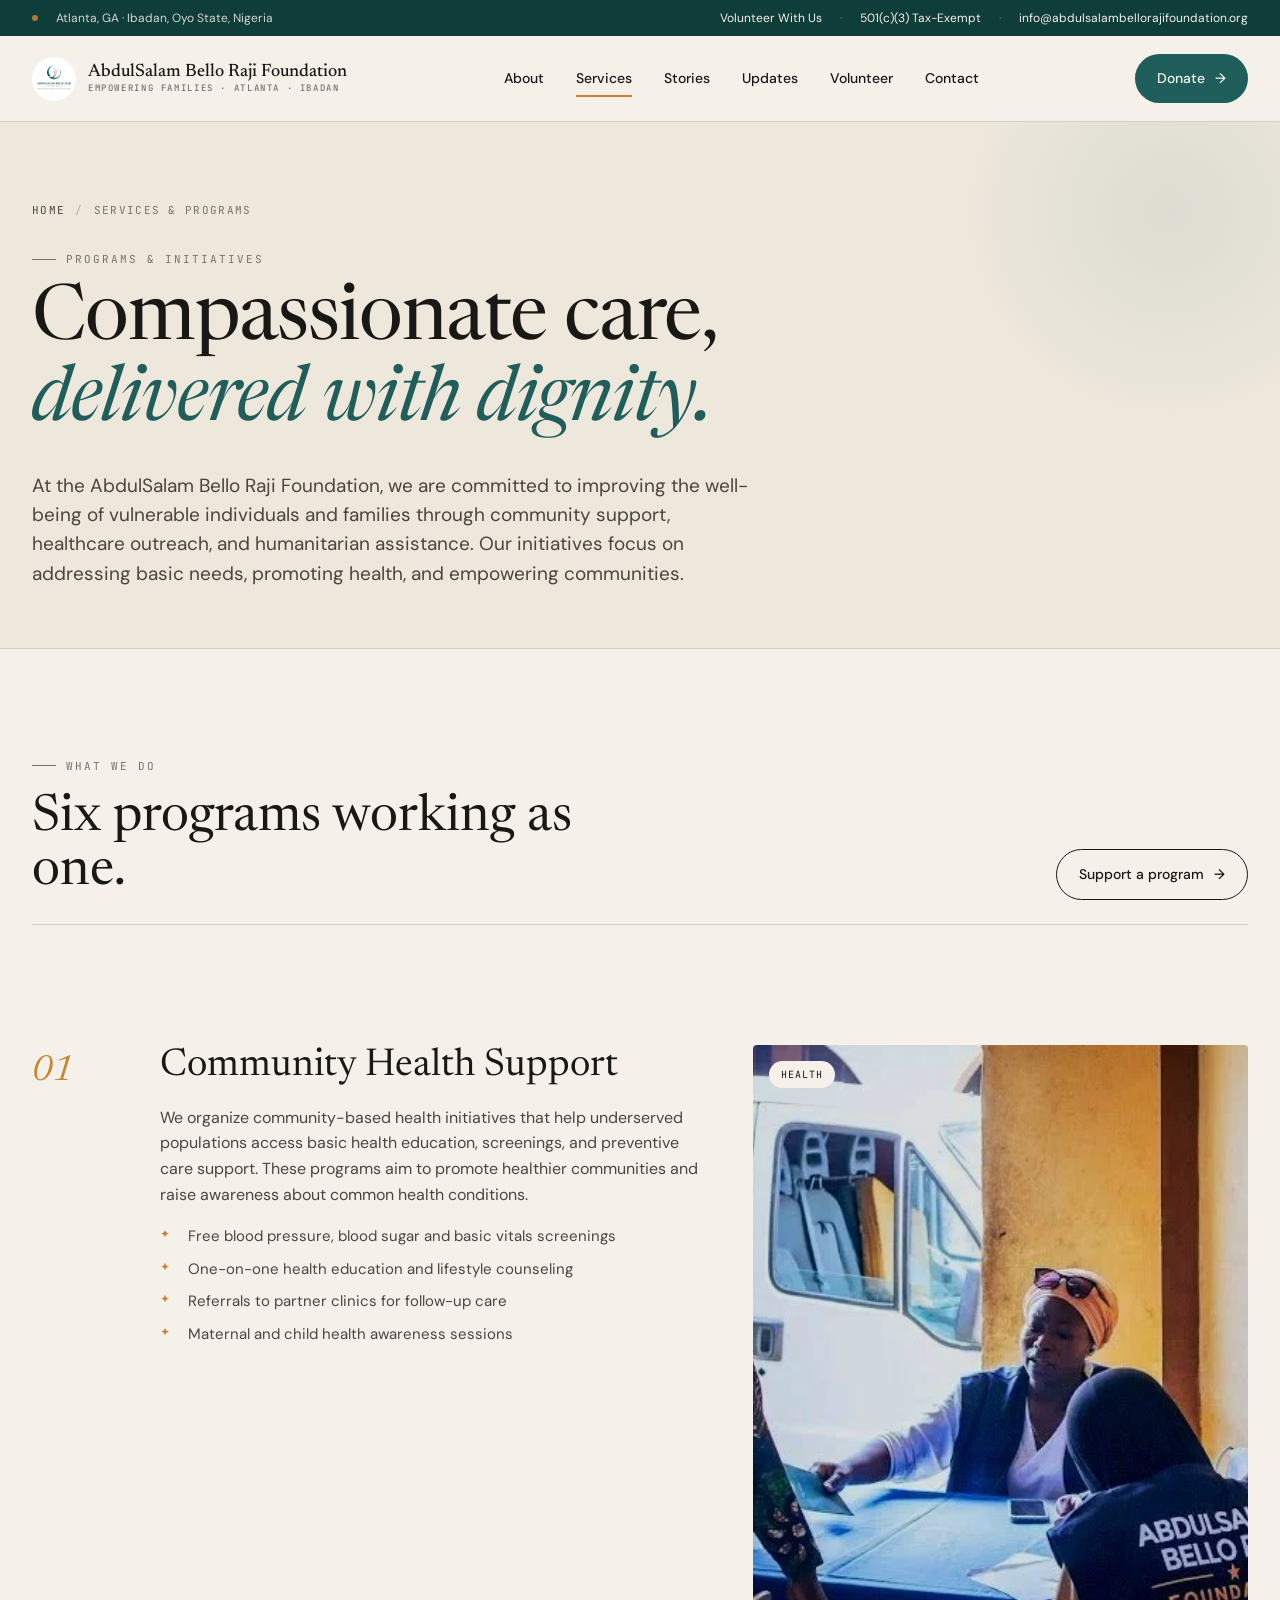
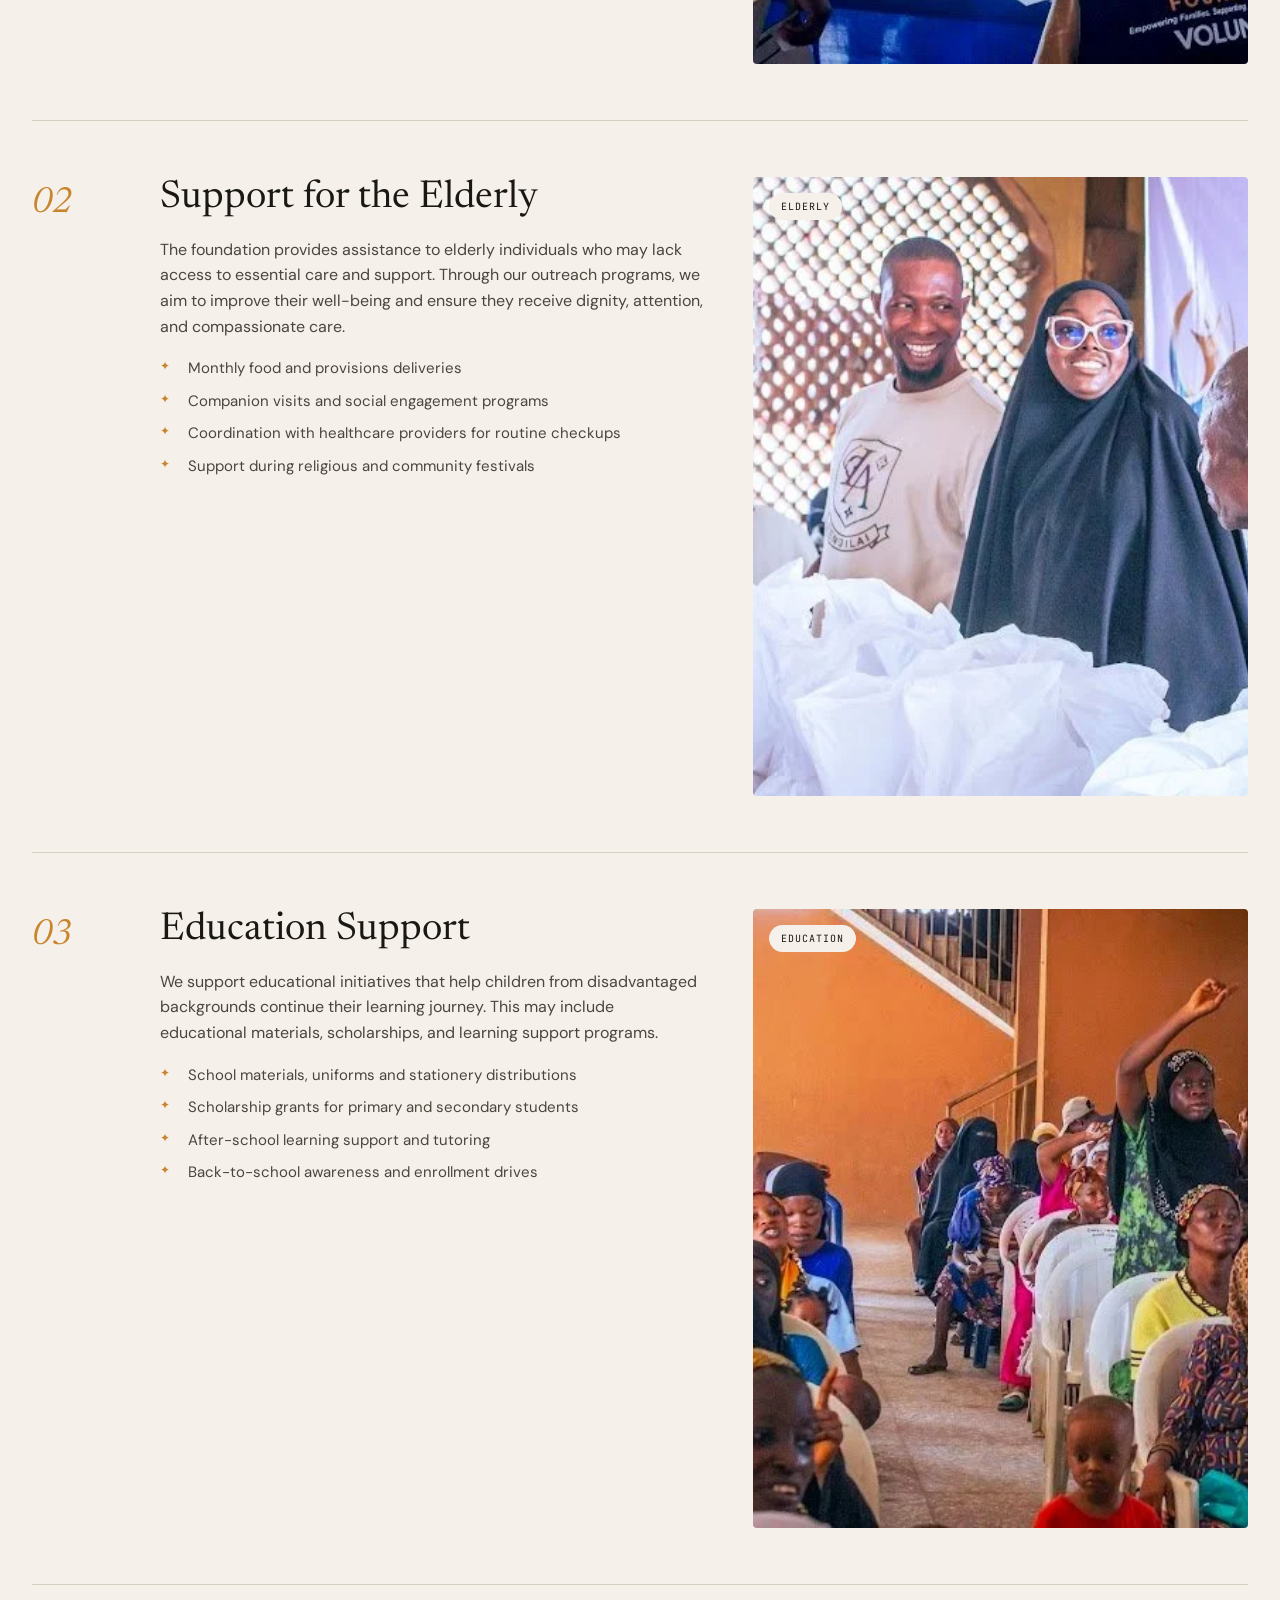
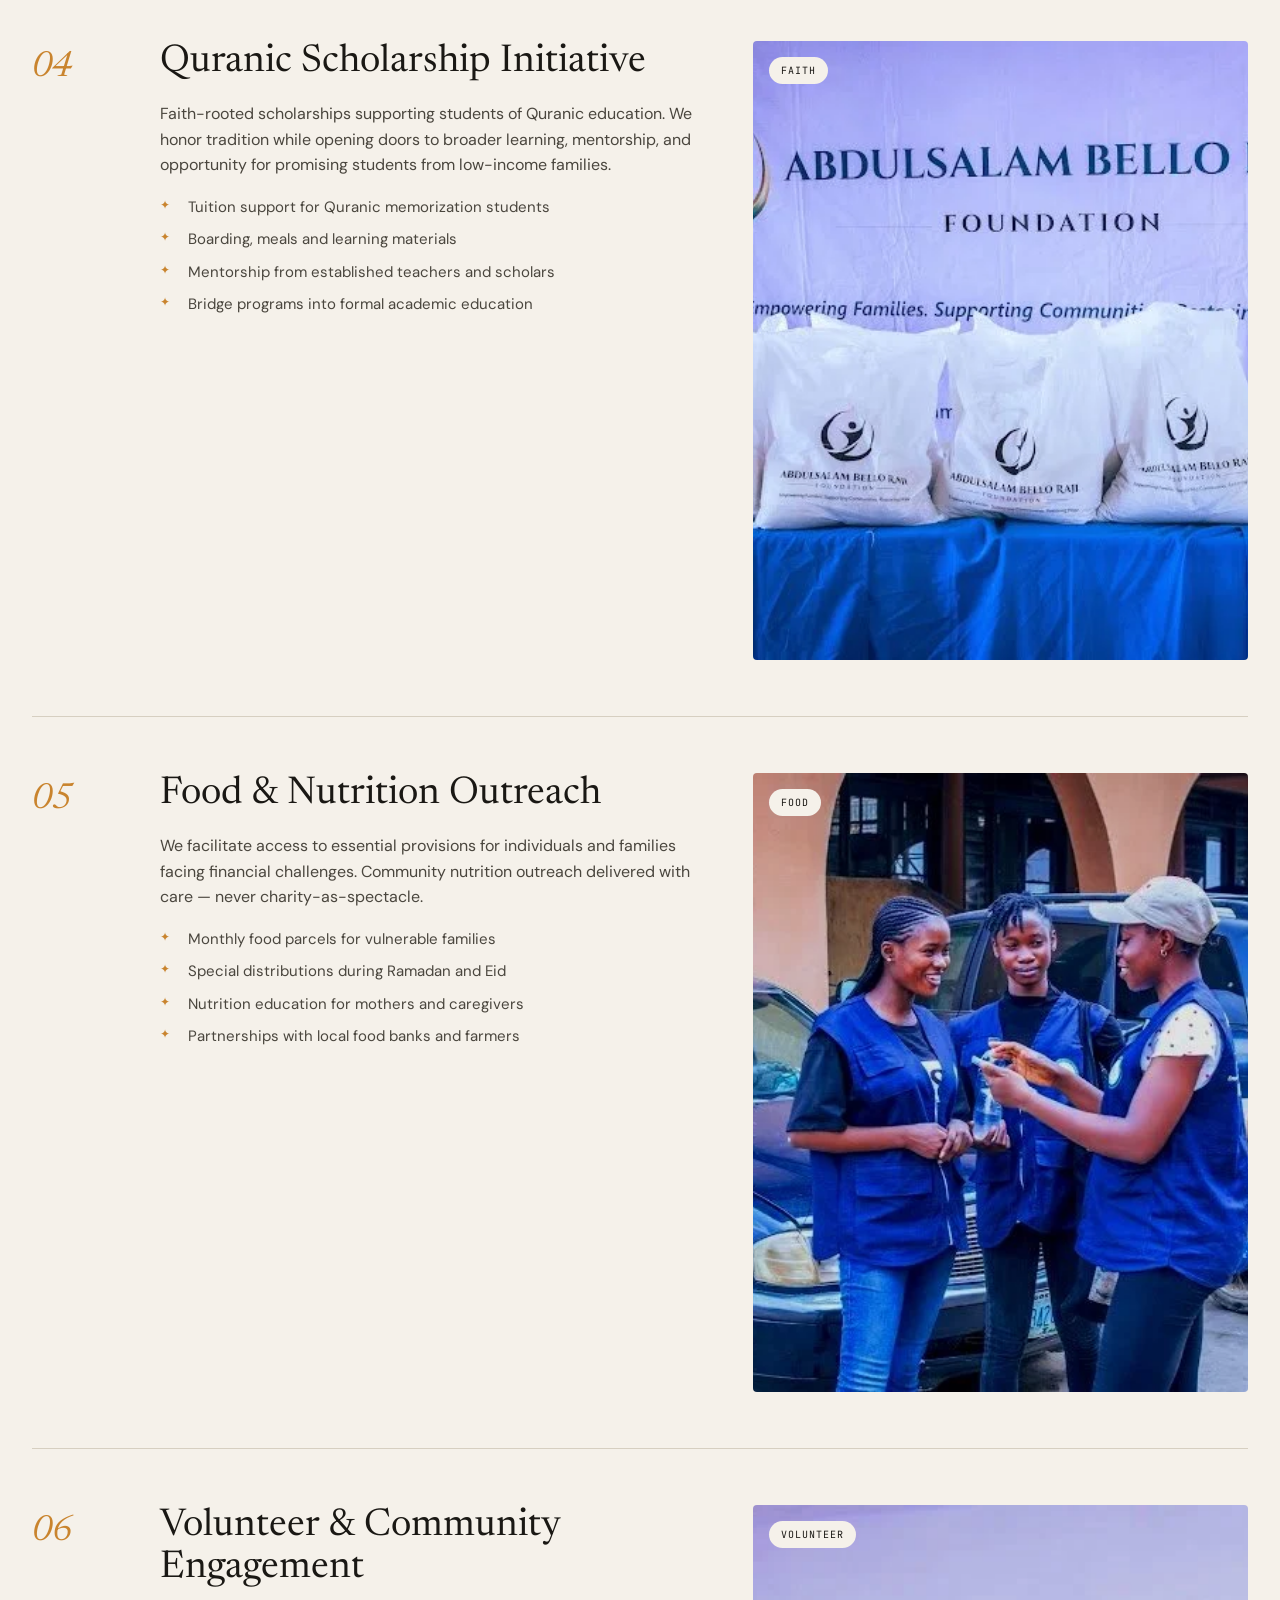
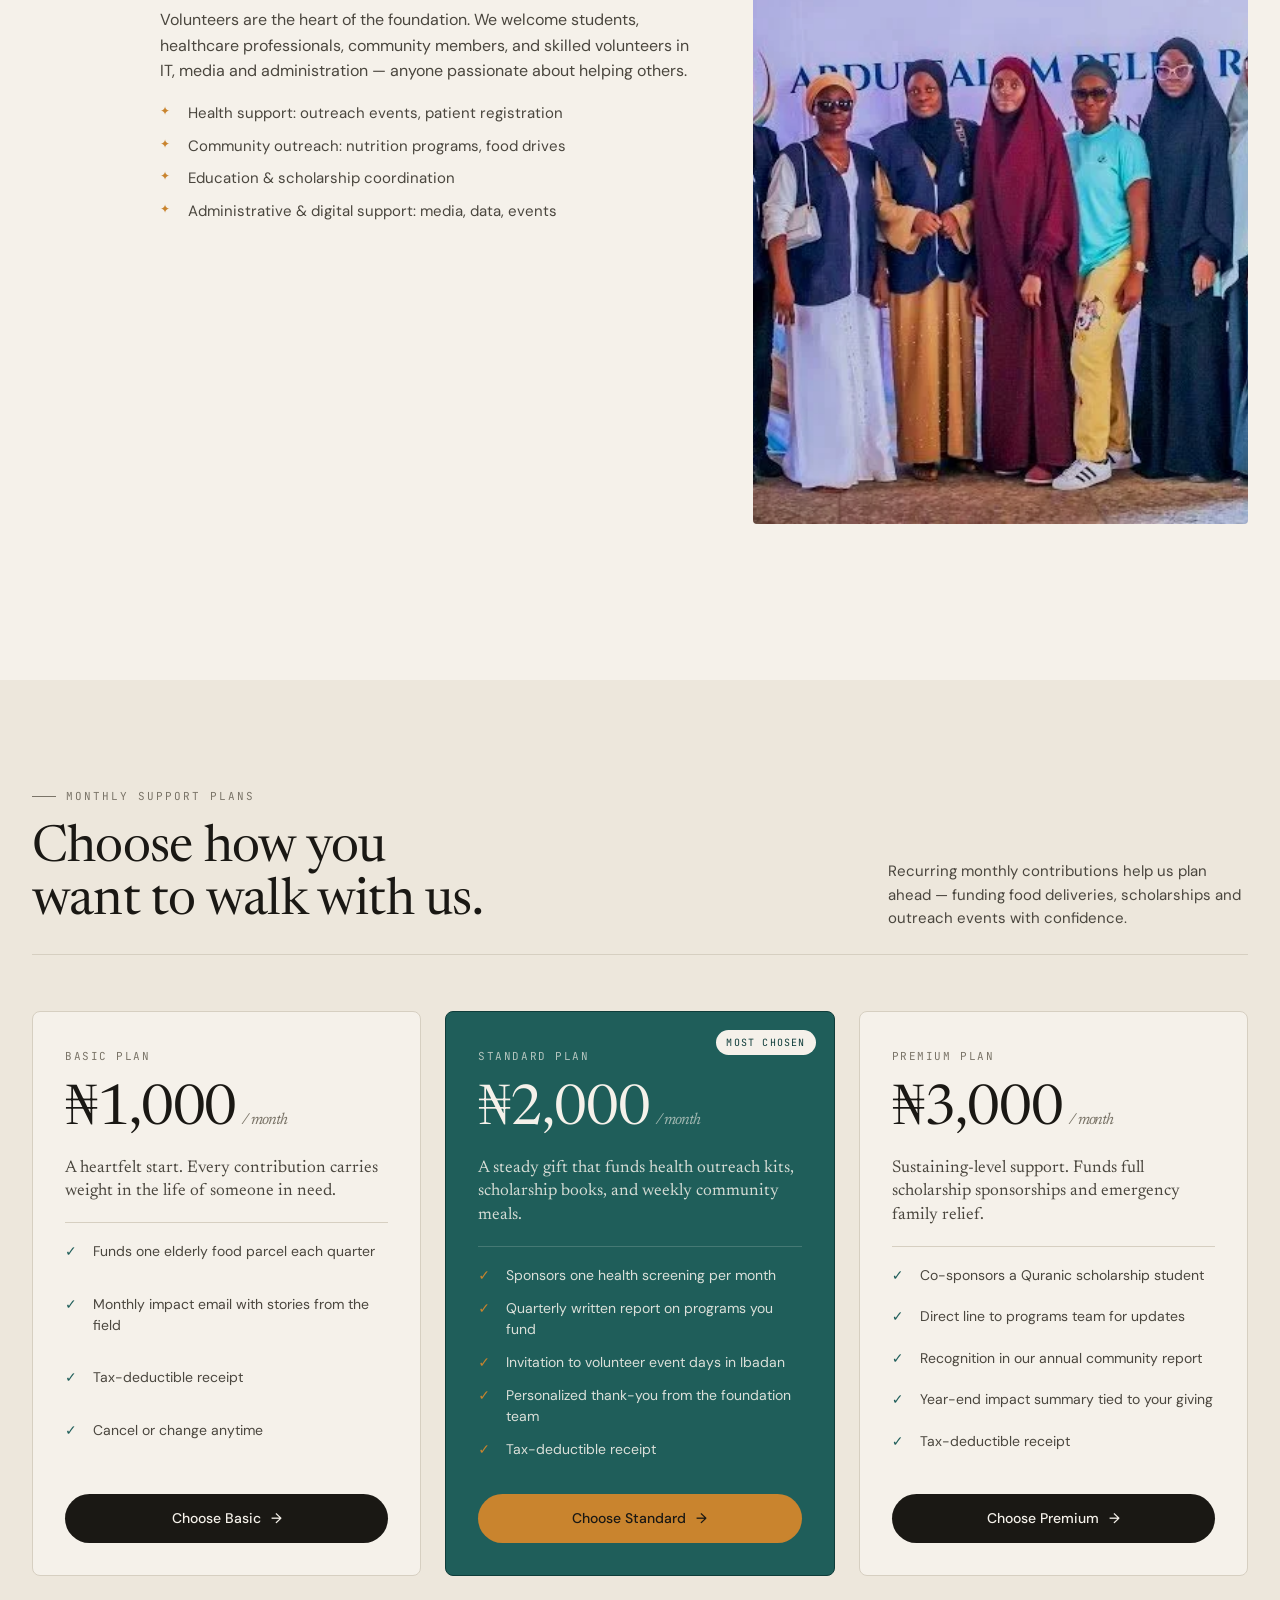
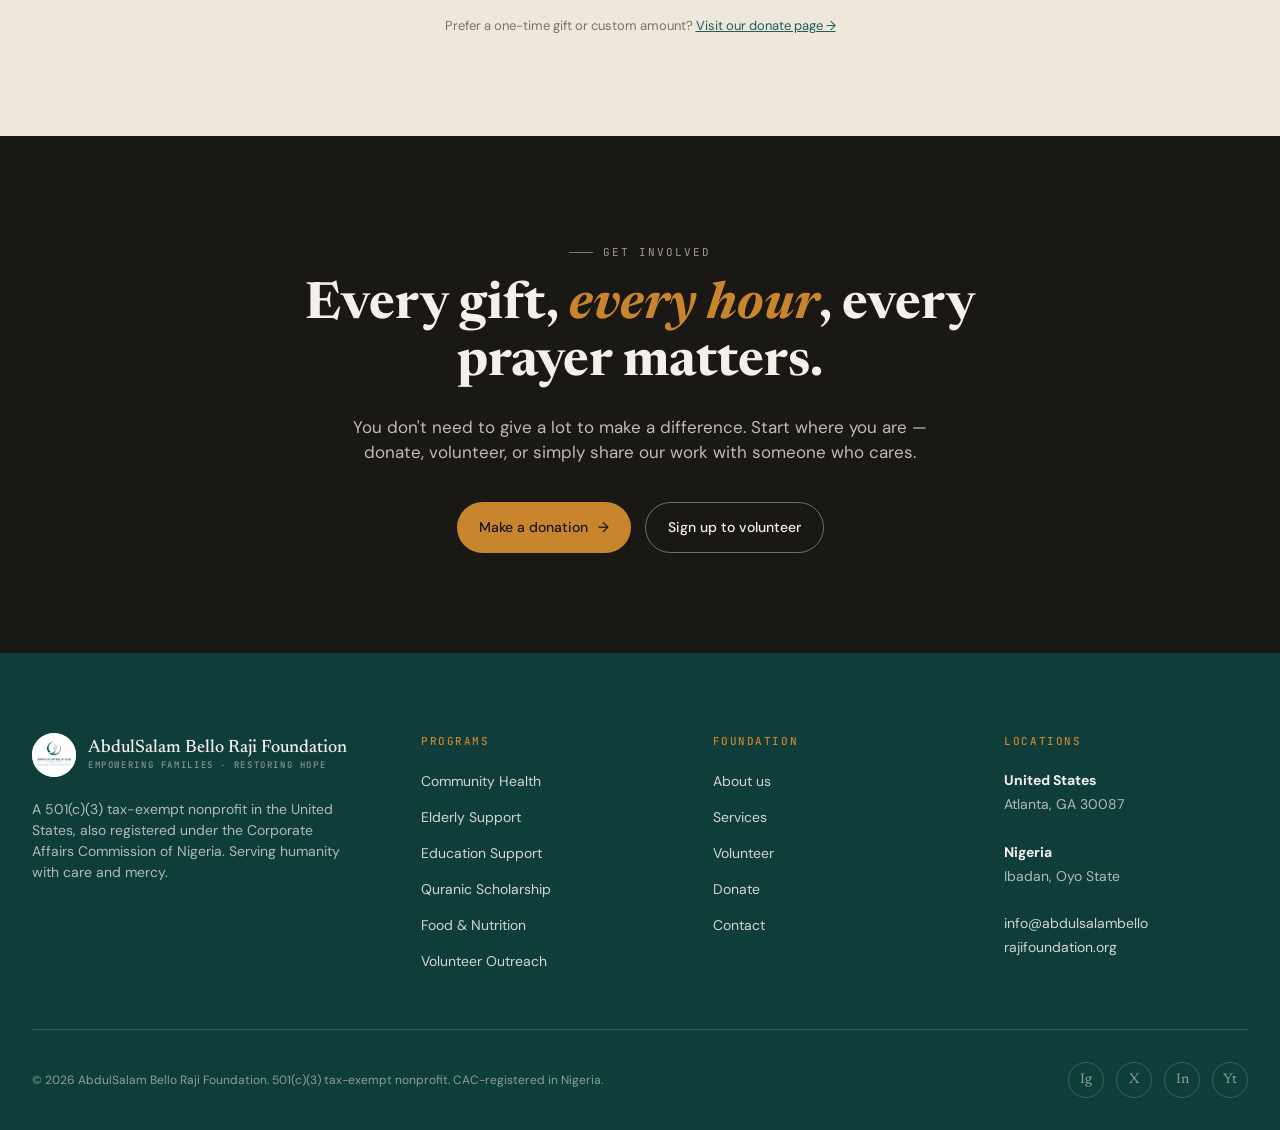
<file: services.html>
<!doctype html>
<html lang="en">
<head>
<meta charset="utf-8" />
<meta name="viewport" content="width=device-width, initial-scale=1" />
<title>Services & Programs — AbdulSalam Bello Raji Foundation</title>
<link rel="preconnect" href="https://fonts.googleapis.com">
<link rel="preconnect" href="https://fonts.gstatic.com" crossorigin>
<link href="https://fonts.googleapis.com/css2?family=Newsreader:ital,opsz,wght@0,6..72,400;0,6..72,500;0,6..72,600;1,6..72,400&family=DM+Sans:wght@400;500;600;700&family=JetBrains+Mono:wght@400;500&display=swap" rel="stylesheet">
<link rel="stylesheet" href="css/styles.css">
</head>
<body>

<!-- mobile drawer -->
<nav class="mobile-nav" id="mobileNav" aria-hidden="true">
  <div class="mobile-nav-head">
    <a class="brand" href="index.html">
      <span class="brand-mark"><img src="img/logo.webp" alt=""></span>
      <span class="brand-name">ABRF<span>Foundation</span></span>
    </a>
    <button class="close-btn js-close-menu" aria-label="Close">✕</button>
  </div>
  <div class="mobile-nav-links">
    <a href="index.html#mission">About</a>
    <a href="services.html">Services</a>
    <a href="index.html#stories">Stories</a>
    <a href="index.html#news">Updates</a>
    <a href="index.html#involve">Volunteer</a>
    <a href="index.html#contact">Contact</a>
  </div>
  <div class="mobile-nav-cta">
    <a href="index.html#donate" class="btn btn-primary btn-full">Make a Donation →</a>
  </div>
</nav>

<div class="util">
  <div class="container">
    <div class="util-left">
      <span class="dot"></span>
      <span>Atlanta, GA · Ibadan, Oyo State, Nigeria</span>
    </div>
    <div class="util-right">
      <a href="#tiers">Volunteer With Us</a>
      <span class="util-sep">·</span>
      <a href="#">501(c)(3) Tax-Exempt</a>
      <span class="util-sep">·</span>
      <a href="mailto:info@abdulsalambellorajifoundation.org">info@abdulsalambellorajifoundation.org</a>
    </div>
  </div>
</div>

<nav class="main">
  <div class="container">
    <a class="brand" href="index.html">
      <span class="brand-mark"><img src="img/logo.webp" alt="AbdulSalam Bello Raji Foundation"></span>
      <span class="brand-name">AbdulSalam Bello Raji Foundation<span>Empowering families · Atlanta · Ibadan</span></span>
    </a>
    <div class="nav-links">
      <a href="index.html">About</a>
      <a href="services.html" class="active">Services</a>
      <a href="index.html#stories">Stories</a>
      <a href="index.html#news">Updates</a>
      <a href="index.html#involve">Volunteer</a>
      <a href="index.html#contact">Contact</a>
    </div>
    <div class="nav-cta">
      <a href="index.html#donate" class="btn btn-primary">Donate <span class="arrow">→</span></a>
      <button class="menu-btn js-open-menu" aria-label="Open menu">
        <span></span><span></span><span></span>
      </button>
    </div>
  </div>
</nav>

<section class="page-hero">
  <div class="container">
    <div class="crumbs">
      <a href="index.html">Home</a><span class="sep">/</span><span>Services &amp; Programs</span>
    </div>
    <span class="eyebrow">Programs &amp; Initiatives</span>
    <h1 class="display">Compassionate care, <em>delivered with dignity.</em></h1>
    <p>At the AbdulSalam Bello Raji Foundation, we are committed to improving the well-being of vulnerable individuals and families through community support, healthcare outreach, and humanitarian assistance. Our initiatives focus on addressing basic needs, promoting health, and empowering communities.</p>
  </div>
</section>

<section class="programs-detail">
  <div class="container">
    <div class="section-head">
      <div>
        <span class="eyebrow">What We Do</span>
        <h2>Six programs working as one.</h2>
      </div>
      <a href="#tiers" class="btn btn-outline">Support a program <span class="arrow">→</span></a>
    </div>

    <article class="program-row reveal">
      <div class="program-num">01</div>
      <div>
        <h3>Community Health Support</h3>
        <p>We organize community-based health initiatives that help underserved populations access basic health education, screenings, and preventive care support. These programs aim to promote healthier communities and raise awareness about common health conditions.</p>
        <ul>
          <li>Free blood pressure, blood sugar and basic vitals screenings</li>
          <li>One-on-one health education and lifestyle counseling</li>
          <li>Referrals to partner clinics for follow-up care</li>
          <li>Maternal and child health awareness sessions</li>
        </ul>
      </div>
      <div class="program-img">
        <span class="program-tag">Health</span>
        <img src="img/health-outreach.webp" alt="Community health outreach session in Ibadan">
      </div>
    </article>

    <article class="program-row reveal">
      <div class="program-num">02</div>
      <div>
        <h3>Support for the Elderly</h3>
        <p>The foundation provides assistance to elderly individuals who may lack access to essential care and support. Through our outreach programs, we aim to improve their well-being and ensure they receive dignity, attention, and compassionate care.</p>
        <ul>
          <li>Monthly food and provisions deliveries</li>
          <li>Companion visits and social engagement programs</li>
          <li>Coordination with healthcare providers for routine checkups</li>
          <li>Support during religious and community festivals</li>
        </ul>
      </div>
      <div class="program-img">
        <span class="program-tag">Elderly</span>
        <img src="img/relief-distribution.webp" alt="Volunteers distributing relief supplies to elderly community members">
      </div>
    </article>

    <article class="program-row reveal">
      <div class="program-num">03</div>
      <div>
        <h3>Education Support</h3>
        <p>We support educational initiatives that help children from disadvantaged backgrounds continue their learning journey. This may include educational materials, scholarships, and learning support programs.</p>
        <ul>
          <li>School materials, uniforms and stationery distributions</li>
          <li>Scholarship grants for primary and secondary students</li>
          <li>After-school learning support and tutoring</li>
          <li>Back-to-school awareness and enrollment drives</li>
        </ul>
      </div>
      <div class="program-img">
        <span class="program-tag">Education</span>
        <img src="img/community.webp" alt="Community gathering in support of education">
      </div>
    </article>

    <article class="program-row reveal">
      <div class="program-num">04</div>
      <div>
        <h3>Quranic Scholarship Initiative</h3>
        <p>Faith-rooted scholarships supporting students of Quranic education. We honor tradition while opening doors to broader learning, mentorship, and opportunity for promising students from low-income families.</p>
        <ul>
          <li>Tuition support for Quranic memorization students</li>
          <li>Boarding, meals and learning materials</li>
          <li>Mentorship from established teachers and scholars</li>
          <li>Bridge programs into formal academic education</li>
        </ul>
      </div>
      <div class="program-img">
        <span class="program-tag">Faith</span>
        <img src="img/relief-bags.webp" alt="Foundation-branded relief bags ready for distribution">
      </div>
    </article>

    <article class="program-row reveal">
      <div class="program-num">05</div>
      <div>
        <h3>Food &amp; Nutrition Outreach</h3>
        <p>We facilitate access to essential provisions for individuals and families facing financial challenges. Community nutrition outreach delivered with care — never charity-as-spectacle.</p>
        <ul>
          <li>Monthly food parcels for vulnerable families</li>
          <li>Special distributions during Ramadan and Eid</li>
          <li>Nutrition education for mothers and caregivers</li>
          <li>Partnerships with local food banks and farmers</li>
        </ul>
      </div>
      <div class="program-img">
        <span class="program-tag">Food</span>
        <img src="img/registration.webp" alt="Volunteers registering beneficiaries">
      </div>
    </article>

    <article class="program-row reveal">
      <div class="program-num">06</div>
      <div>
        <h3>Volunteer &amp; Community Engagement</h3>
        <p>Volunteers are the heart of the foundation. We welcome students, healthcare professionals, community members, and skilled volunteers in IT, media and administration — anyone passionate about helping others.</p>
        <ul>
          <li>Health support: outreach events, patient registration</li>
          <li>Community outreach: nutrition programs, food drives</li>
          <li>Education &amp; scholarship coordination</li>
          <li>Administrative &amp; digital support: media, data, events</li>
        </ul>
      </div>
      <div class="program-img">
        <span class="program-tag">Volunteer</span>
        <img src="img/volunteers-group.webp" alt="Group portrait of foundation volunteers">
      </div>
    </article>
  </div>
</section>

<section class="tiers" id="tiers">
  <div class="container">
    <div class="section-head-inner">
      <div>
        <span class="eyebrow">Monthly Support Plans</span>
        <h2 class="display">Choose how you want to walk with us.</h2>
      </div>
      <p class="body-lg tiers-copy">Recurring monthly contributions help us plan ahead — funding food deliveries, scholarships and outreach events with confidence.</p>
    </div>

    <div class="tier-grid">
      <div class="tier reveal">
        <span class="tier-name">Basic Plan</span>
        <div class="price">₦1,000<span class="per">/ month</span></div>
        <p class="summary">A heartfelt start. Every contribution carries weight in the life of someone in need.</p>
        <ul>
          <li>Funds one elderly food parcel each quarter</li>
          <li>Monthly impact email with stories from the field</li>
          <li>Tax-deductible receipt</li>
          <li>Cancel or change anytime</li>
        </ul>
        <button class="tier-cta" data-plan="Basic" data-amount="₦1,000" type="button">Choose Basic <span class="arrow">→</span></button>
      </div>

      <div class="tier featured reveal reveal-d1">
        <span class="ribbon">Most chosen</span>
        <span class="tier-name">Standard Plan</span>
        <div class="price">₦2,000<span class="per">/ month</span></div>
        <p class="summary">A steady gift that funds health outreach kits, scholarship books, and weekly community meals.</p>
        <ul>
          <li>Sponsors one health screening per month</li>
          <li>Quarterly written report on programs you fund</li>
          <li>Invitation to volunteer event days in Ibadan</li>
          <li>Personalized thank-you from the foundation team</li>
          <li>Tax-deductible receipt</li>
        </ul>
        <button class="tier-cta" data-plan="Standard" data-amount="₦2,000" type="button">Choose Standard <span class="arrow">→</span></button>
      </div>

      <div class="tier reveal reveal-d2">
        <span class="tier-name">Premium Plan</span>
        <div class="price">₦3,000<span class="per">/ month</span></div>
        <p class="summary">Sustaining-level support. Funds full scholarship sponsorships and emergency family relief.</p>
        <ul>
          <li>Co-sponsors a Quranic scholarship student</li>
          <li>Direct line to programs team for updates</li>
          <li>Recognition in our annual community report</li>
          <li>Year-end impact summary tied to your giving</li>
          <li>Tax-deductible receipt</li>
        </ul>
        <button class="tier-cta" data-plan="Premium" data-amount="₦3,000" type="button">Choose Premium <span class="arrow">→</span></button>
      </div>
    </div>

    <div class="tiers-foot">
      Prefer a one-time gift or custom amount? <a href="index.html#donate" class="text-link">Visit our donate page →</a>
    </div>
  </div>
</section>

<section class="cta-band">
  <div class="container">
    <span class="eyebrow eyebrow-light eyebrow-center">Get Involved</span>
    <h2 class="cta-heading">Every gift, <em>every hour</em>, every prayer matters.</h2>
    <p>You don't need to give a lot to make a difference. Start where you are — donate, volunteer, or simply share our work with someone who cares.</p>
    <div class="actions">
      <a href="index.html#donate" class="btn btn-primary">Make a donation <span class="arrow">→</span></a>
      <a href="index.html#involve" class="btn btn-outline">Sign up to volunteer</a>
    </div>
  </div>
</section>

<footer id="contact">
  <div class="container">
    <div class="footer-grid">
      <div class="footer-brand">
        <div class="brand">
          <span class="brand-mark"><img src="img/logo.webp" alt=""></span>
          <span class="brand-name">AbdulSalam Bello Raji Foundation<span>Empowering families · Restoring hope</span></span>
        </div>
        <p>A 501(c)(3) tax-exempt nonprofit in the United States, also registered under the Corporate Affairs Commission of Nigeria. Serving humanity with care and mercy.</p>
      </div>
      <div class="footer-col">
        <h4>Programs</h4>
        <ul>
          <li><a href="#">Community Health</a></li>
          <li><a href="#">Elderly Support</a></li>
          <li><a href="#">Education Support</a></li>
          <li><a href="#">Quranic Scholarship</a></li>
          <li><a href="#">Food &amp; Nutrition</a></li>
          <li><a href="#">Volunteer Outreach</a></li>
        </ul>
      </div>
      <div class="footer-col">
        <h4>Foundation</h4>
        <ul>
          <li><a href="index.html">About us</a></li>
          <li><a href="services.html">Services</a></li>
          <li><a href="index.html#involve">Volunteer</a></li>
          <li><a href="index.html#donate">Donate</a></li>
          <li><a href="#contact">Contact</a></li>
        </ul>
      </div>
      <div class="footer-col">
        <h4>Locations</h4>
        <address>
          <strong class="footer-location-title">United States</strong><br>
          Atlanta, GA 30087<br><br>
          <strong class="footer-location-title">Nigeria</strong><br>
          Ibadan, Oyo State<br><br>
          <a class="footer-email" href="mailto:info@abdulsalambellorajifoundation.org">info@abdulsalambello<br>rajifoundation.org</a>
        </address>
      </div>
    </div>
    <div class="footer-bottom">
      <div>© 2026 AbdulSalam Bello Raji Foundation. 501(c)(3) tax-exempt nonprofit. CAC-registered in Nigeria.</div>
      <div class="socials">
        <a href="#" title="Instagram">Ig</a>
        <a href="#" title="Twitter / X">X</a>
        <a href="#" title="LinkedIn">In</a>
        <a href="#" title="YouTube">Yt</a>
      </div>
    </div>
  </div>
</footer>

<script src="https://js.paystack.co/v1/inline.js"></script>
<script src="js/main.js" defer></script>
</body>
</html>
</file>
<file: css/styles.css>
:root {
    --cream: #f5f1ea;
    --cream-2: #ede7dc;
    --cream-3: #e3dcce;
    --ink: #1a1814;
    --ink-2: #4a463e;
    --ink-3: #7a7468;
    --green: #1f5e5a;
    --green-deep: #0f3d3a;
    --green-soft: #cfe0de;
    --ochre: #c9842e;
    --ochre-soft: #f0d9b0;
    --rule: #d6cfc1;
    --serif: "Newsreader", "Times New Roman", serif;
    --sans: "DM Sans", system-ui, sans-serif;
    --mono: "JetBrains Mono", ui-monospace, monospace;
  }
  * { box-sizing: border-box; margin: 0; padding: 0; }
  html { scroll-behavior: smooth; }
  body {
    font-family: var(--sans);
    background: var(--cream);
    color: var(--ink);
    line-height: 1.5;
    -webkit-font-smoothing: antialiased;
    text-rendering: optimizeLegibility;
  }
  img { display: block; max-width: 100%; }
  a { color: inherit; text-decoration: none; }
  button { font: inherit; cursor: pointer; border: none; background: none; color: inherit; }

  /* ---------- shared ---------- */
  .container { max-width: 1280px; margin: 0 auto; padding: 0 32px; }
  .eyebrow {
    font-family: var(--mono);
    font-size: 11px;
    letter-spacing: 0.18em;
    text-transform: uppercase;
    color: var(--ink-3);
    display: inline-flex;
    align-items: center;
    gap: 10px;
  }
  .eyebrow::before {
    content: "";
    width: 24px;
    height: 1px;
    background: var(--ink-3);
  }
  .display {
    font-family: var(--serif);
    font-weight: 400;
    letter-spacing: -0.015em;
    line-height: 1.05;
    text-wrap: balance;
  }
  .display em { font-style: italic; color: var(--green); }
  .body-lg {
    font-size: 18px;
    line-height: 1.55;
    color: var(--ink-2);
    text-wrap: pretty;
    max-width: 60ch;
  }
  .btn {
    display: inline-flex;
    align-items: center;
    gap: 10px;
    padding: 14px 22px;
    border-radius: 999px;
    font-weight: 500;
    font-size: 14px;
    transition: transform .12s ease, background .15s ease;
  }
  .btn:hover { transform: translateY(-1px); }
  .btn-primary { background: var(--green); color: var(--cream); }
  .btn-primary:hover { background: var(--green-deep); }
  .btn-outline { border: 1px solid var(--ink); color: var(--ink); }
  .btn-outline:hover { background: var(--ink); color: var(--cream); }
  .btn-ghost { color: var(--ink); padding-left: 0; }
  .arrow { display: inline-block; transition: transform .15s ease; }
  .btn:hover .arrow { transform: translateX(3px); }

  /* ---------- placeholder image ---------- */
  .ph {
    position: relative;
    background: var(--cream-3);
    overflow: hidden;
    isolation: isolate;
  }
  .ph::before {
    content: "";
    position: absolute;
    inset: 0;
    background-image: repeating-linear-gradient(135deg, transparent 0 14px, rgba(26,24,20,0.05) 14px 15px);
  }
  .ph img {
    width: 100%; height: 100%;
    object-fit: cover;
    position: absolute;
    inset: 0;
    z-index: 1;
  }
  .ph.has-img::before { display: none; }

  /* ---------- top utility bar ---------- */
  .util {
    background: var(--green-deep);
    color: var(--cream);
    font-size: 12px;
    padding: 9px 0;
  }
  .util .container { display: flex; justify-content: space-between; align-items: center; gap: 24px; }
  .util-left { display: flex; gap: 18px; align-items: center; opacity: 0.85; }
  .util-right { display: flex; gap: 18px; align-items: center; }
  .util a:hover { color: var(--ochre-soft); }
  .util .dot { width: 6px; height: 6px; border-radius: 50%; background: var(--ochre); display: inline-block; }

  /* ---------- nav ---------- */
  nav.main {
    position: sticky;
    top: 0;
    z-index: 50;
    background: rgba(245,241,234,0.92);
    backdrop-filter: saturate(140%) blur(10px);
    -webkit-backdrop-filter: saturate(140%) blur(10px);
    border-bottom: 1px solid var(--rule);
  }
  nav.main .container {
    display: flex;
    align-items: center;
    justify-content: space-between;
    padding-top: 18px;
    padding-bottom: 18px;
    gap: 32px;
  }
  .brand { display: flex; align-items: center; gap: 12px; }
  .brand-mark {
    width: 44px; height: 44px;
    flex-shrink: 0;
    display: grid;
    place-items: center;
    background: var(--cream);
    border-radius: 50%;
    overflow: hidden;
  }
  .brand-mark img { width: 100%; height: 100%; object-fit: contain; }
  .brand-name { font-family: var(--serif); font-size: 18px; font-weight: 500; line-height: 1.1; }
  .brand-name span {
    display: block;
    font-family: var(--mono);
    font-size: 9px;
    letter-spacing: 0.18em;
    color: var(--ink-3);
    text-transform: uppercase;
    margin-top: 2px;
  }
  .nav-links { display: flex; gap: 32px; align-items: center; font-size: 14px; font-weight: 500; }
  .nav-links a { position: relative; padding: 6px 0; }
  .nav-links a:hover { color: var(--green); }
  .nav-links a.active::after {
    content: "";
    position: absolute;
    bottom: -2px; left: 0; right: 0;
    height: 2px;
    background: var(--ochre);
  }
  .nav-cta { display: flex; gap: 12px; align-items: center; }
  .menu-btn {
    display: none;
    width: 40px; height: 40px;
    border-radius: 50%;
    border: 1px solid var(--rule);
    align-items: center;
    justify-content: center;
    flex-direction: column;
    gap: 5px;
    cursor: pointer;
  }
  .menu-btn span {
    display: block;
    width: 18px; height: 1.5px;
    background: var(--ink);
    transition: all .2s;
  }

  /* ---------- hero ---------- */
  .hero { padding: 64px 0 96px; position: relative; }
  .hero-grid { display: grid; grid-template-columns: 1.1fr 1fr; gap: 64px; align-items: center; }
  .hero h1 { font-size: clamp(48px, 6vw, 84px); margin: 24px 0 28px; }
  .hero .body-lg { margin-bottom: 36px; }
  .hero-actions { display: flex; gap: 14px; align-items: center; flex-wrap: wrap; }
  .hero-meta {
    display: flex;
    align-items: center;
    gap: 14px;
    margin-top: 48px;
    padding-top: 28px;
    border-top: 1px solid var(--rule);
    color: var(--ink-2);
    font-size: 13px;
  }
  .avatar-stack { display: flex; }
  .avatar-stack .av {
    width: 32px; height: 32px;
    border-radius: 50%;
    border: 2px solid var(--cream);
    margin-left: -8px;
  }
  .avatar-stack .av:first-child { margin-left: 0; }
  .avatar-stack .av:nth-child(1) { background: linear-gradient(135deg, #c9842e, #7a4a1a); }
  .avatar-stack .av:nth-child(2) { background: linear-gradient(135deg, #1f4d2b, #143020); }
  .avatar-stack .av:nth-child(3) { background: linear-gradient(135deg, #7a1b1b, #c9842e); }
  .avatar-stack .av:nth-child(4) { background: linear-gradient(135deg, #4a463e, #1a1814); }
  .hero-image {
    position: relative;
    aspect-ratio: 4 / 5;
    border-radius: 4px;
  }
  .hero-image .badge {
    position: absolute;
    top: -20px; left: -20px;
    background: var(--ochre);
    color: var(--ink);
    padding: 14px 18px;
    border-radius: 999px;
    font-family: var(--mono);
    font-size: 11px;
    letter-spacing: 0.08em;
    text-transform: uppercase;
    z-index: 3;
    box-shadow: 0 6px 20px rgba(26,24,20,0.12);
  }
  .hero-image .floating-card {
    position: absolute;
    bottom: -28px; right: -24px;
    background: var(--cream);
    padding: 18px 20px;
    border-radius: 4px;
    box-shadow: 0 12px 32px rgba(26,24,20,0.12);
    width: 240px;
    z-index: 3;
    border: 1px solid var(--rule);
  }
  .floating-card .num {
    font-family: var(--serif);
    font-size: 36px;
    color: var(--green);
    line-height: 1;
  }
  .floating-card .lbl {
    font-size: 12px;
    color: var(--ink-2);
    margin-top: 6px;
  }

  /* ---------- ticker ---------- */
  .ticker { border-block: 1px solid var(--rule); background: var(--cream-2); overflow: hidden; padding: 16px 0; }
  .ticker-track {
    display: flex;
    gap: 48px;
    white-space: nowrap;
    animation: tick 50s linear infinite;
    font-family: var(--serif);
    font-style: italic;
    font-size: 22px;
    color: var(--ink-2);
  }
  .ticker-track span { display: inline-flex; align-items: center; gap: 48px; }
  .ticker-track .star { color: var(--ochre); font-style: normal; }
  @keyframes tick {
    from { transform: translateX(0); }
    to { transform: translateX(-50%); }
  }

  /* ---------- mission ---------- */
  .mission { padding: 120px 0; }
  .mission-grid { display: grid; grid-template-columns: 1fr 1.4fr; gap: 80px; align-items: start; }
  .mission h2 { font-size: clamp(36px, 4vw, 56px); margin-top: 20px; }
  .mission-points { display: grid; gap: 32px; margin-top: 12px; }
  .mp {
    display: grid;
    grid-template-columns: 56px 1fr;
    gap: 20px;
    padding-bottom: 32px;
    border-bottom: 1px solid var(--rule);
  }
  .mp:last-child { border-bottom: none; padding-bottom: 0; }
  .mp-num { font-family: var(--serif); font-size: 28px; color: var(--ochre); font-style: italic; }
  .mp h3 { font-family: var(--serif); font-size: 22px; font-weight: 500; margin-bottom: 8px; }
  .mp p { color: var(--ink-2); font-size: 15px; }

  /* ---------- impact stats ---------- */
  .impact {
    background: var(--green);
    color: var(--cream);
    padding: 100px 0;
    position: relative;
    overflow: hidden;
  }
  .impact::before {
    content: "";
    position: absolute;
    inset: 0;
    background-image: repeating-linear-gradient(135deg, transparent 0 100px, rgba(245,241,234,0.025) 100px 101px);
    pointer-events: none;
  }
  .impact .container { position: relative; }
  .impact-head { display: flex; justify-content: space-between; align-items: end; margin-bottom: 64px; gap: 48px; }
  .impact-head h2 { font-size: clamp(36px, 4vw, 52px); color: var(--cream); max-width: 16ch; }
  .impact-head .eyebrow { color: rgba(245,241,234,0.7); }
  .impact-head .eyebrow::before { background: rgba(245,241,234,0.5); }
  .impact-head p { max-width: 36ch; color: rgba(245,241,234,0.75); }
  .stats {
    display: grid;
    grid-template-columns: repeat(4, 1fr);
    gap: 0;
    border-top: 1px solid rgba(245,241,234,0.2);
  }
  .stat { padding: 36px 24px 36px 0; border-right: 1px solid rgba(245,241,234,0.15); }
  .stat:last-child { border-right: none; }
  .stat:first-child { padding-left: 0; }
  .stat:not(:first-child) { padding-left: 24px; }
  .stat-num { font-family: var(--serif); font-size: clamp(48px, 5.5vw, 80px); line-height: 1; color: var(--cream); }
  .stat-num .unit { color: var(--ochre); font-style: italic; }
  .stat-label { font-family: var(--mono); font-size: 11px; letter-spacing: 0.12em; text-transform: uppercase; color: rgba(245,241,234,0.7); margin-top: 14px; }
  .stat-detail { font-size: 13px; color: rgba(245,241,234,0.65); margin-top: 8px; line-height: 1.5; }

  /* ---------- programs ---------- */
  .programs { padding: 120px 0; }
  .section-head {
    display: grid;
    grid-template-columns: 1fr auto;
    gap: 32px;
    align-items: end;
    margin-bottom: 56px;
    padding-bottom: 24px;
    border-bottom: 1px solid var(--rule);
  }
  .section-head h2 { font-size: clamp(36px, 4vw, 56px); margin-top: 18px; max-width: 18ch; }
  .program-grid { display: grid; grid-template-columns: repeat(3, 1fr); gap: 24px; }
  .program { display: flex; flex-direction: column; gap: 18px; transition: transform .2s ease; }
  .program:hover { transform: translateY(-4px); }
  .program-img { aspect-ratio: 4 / 5; border-radius: 4px; position: relative; overflow: hidden; }
  .program-tag {
    position: absolute;
    top: 16px; left: 16px;
    background: var(--cream);
    color: var(--ink);
    padding: 6px 12px;
    border-radius: 999px;
    font-family: var(--mono);
    font-size: 10px;
    letter-spacing: 0.1em;
    text-transform: uppercase;
    z-index: 2;
  }
  .program h3 { font-family: var(--serif); font-size: 26px; font-weight: 500; line-height: 1.15; }
  .program p { color: var(--ink-2); font-size: 15px; }
  .program-meta {
    display: flex;
    justify-content: space-between;
    align-items: center;
    padding-top: 12px;
    border-top: 1px solid var(--rule);
    margin-top: auto;
    font-family: var(--mono);
    font-size: 11px;
    letter-spacing: 0.08em;
    text-transform: uppercase;
    color: var(--ink-3);
  }
  .program-meta a { color: var(--green); display: inline-flex; gap: 6px; align-items: center; }

  /* ---------- spotlight ---------- */
  .spotlight { padding: 120px 0; background: var(--cream-2); }
  .spotlight-grid { display: grid; grid-template-columns: 1.2fr 1fr; gap: 80px; align-items: center; }
  .spotlight-img { aspect-ratio: 4 / 5; border-radius: 4px; overflow: hidden; }
  .spotlight blockquote {
    font-family: var(--serif);
    font-size: clamp(28px, 3vw, 40px);
    line-height: 1.25;
    font-weight: 400;
    color: var(--ink);
    text-wrap: pretty;
  }
  .spotlight blockquote::before {
    content: "\201C";
    font-size: 80px;
    line-height: 0.5;
    color: var(--ochre);
    display: block;
    margin-bottom: 28px;
  }
  .quote-author { margin-top: 36px; display: flex; align-items: center; gap: 16px; }
  .quote-avatar {
    width: 56px; height: 56px;
    border-radius: 50%;
    background: linear-gradient(135deg, #c9842e, #7a4a1a);
    flex-shrink: 0;
  }
  .quote-author .name { font-weight: 600; font-size: 15px; }
  .quote-author .role { font-size: 13px; color: var(--ink-3); }

  /* ---------- founder ---------- */
  .founder { padding: 120px 0; }
  .founder-grid { display: grid; grid-template-columns: 1fr 1.3fr; gap: 80px; align-items: start; }
  .founder-portrait {
    aspect-ratio: 4 / 5;
    border-radius: 4px;
    overflow: hidden;
    position: sticky;
    top: 100px;
  }
  .founder h2 { font-size: clamp(32px, 3.5vw, 48px); margin-top: 20px; margin-bottom: 32px; }
  .founder-text p {
    font-family: var(--serif);
    font-size: 19px;
    line-height: 1.55;
    color: var(--ink-2);
    margin-bottom: 22px;
    text-wrap: pretty;
  }
  .founder-text p:first-child::first-letter {
    font-size: 64px;
    float: left;
    line-height: 0.85;
    margin-right: 12px;
    margin-top: 6px;
    color: var(--green);
    font-weight: 500;
  }
  .signature { margin-top: 36px; display: flex; align-items: center; gap: 24px; padding-top: 28px; border-top: 1px solid var(--rule); }
  .sig-mark { font-family: var(--serif); font-style: italic; font-size: 32px; color: var(--green); transform: rotate(-3deg); }
  .signature .meta { font-size: 13px; color: var(--ink-2); line-height: 1.5; }
  .signature .meta strong { color: var(--ink); display: block; font-weight: 600; font-size: 14px; }

  /* ---------- news ---------- */
  .news { padding: 120px 0; background: var(--cream-2); }
  .news-grid { display: grid; grid-template-columns: 2fr 1fr 1fr; gap: 32px; }
  .news-card { display: flex; flex-direction: column; gap: 16px; }
  .news-card.feat .news-img { aspect-ratio: 16 / 10; }
  .news-card .news-img { aspect-ratio: 4 / 3; border-radius: 4px; overflow: hidden; }
  .news-meta {
    display: flex; gap: 12px; align-items: center;
    font-family: var(--mono); font-size: 11px; letter-spacing: 0.1em;
    text-transform: uppercase; color: var(--ink-3);
  }
  .news-meta .cat { color: var(--green); }
  .news-card h3 { font-family: var(--serif); font-size: 22px; font-weight: 500; line-height: 1.2; }
  .news-card.feat h3 { font-size: 32px; }
  .news-card p { color: var(--ink-2); font-size: 14px; }

  /* ---------- gallery ---------- */
  .gallery { padding: 120px 0; }
  .gallery-grid {
    display: grid;
    grid-template-columns: repeat(6, 1fr);
    grid-auto-rows: 140px;
    gap: 14px;
  }
  .gallery-grid .ph { border-radius: 4px; overflow: hidden; }
  .g1 { grid-column: span 2; grid-row: span 2; }
  .g2 { grid-column: span 2; grid-row: span 1; }
  .g3 { grid-column: span 2; grid-row: span 2; }
  .g4 { grid-column: span 2; grid-row: span 1; }
  .g5 { grid-column: span 2; grid-row: span 1; }
  .g6 { grid-column: span 2; grid-row: span 1; }
  .g7 { grid-column: span 3; grid-row: span 1; }
  .g8 { grid-column: span 3; grid-row: span 1; }

  /* ---------- get involved ---------- */
  .involve { padding: 120px 0; background: var(--cream-2); }
  .involve-grid { display: grid; grid-template-columns: repeat(3, 1fr); gap: 24px; margin-top: 48px; }
  .involve-card {
    background: var(--cream);
    padding: 36px 32px;
    border-radius: 6px;
    border: 1px solid var(--rule);
    display: flex;
    flex-direction: column;
    gap: 16px;
    transition: background .2s ease, transform .2s ease;
  }
  .involve-card:hover { transform: translateY(-3px); }
  .involve-card.dark { background: var(--green); color: var(--cream); border-color: var(--green-deep); }
  .involve-card .icon-box {
    width: 52px; height: 52px;
    border-radius: 8px;
    background: var(--ochre-soft);
    display: grid;
    place-items: center;
    font-family: var(--serif);
    font-size: 26px;
    color: var(--green);
    margin-bottom: 8px;
  }
  .involve-card.dark .icon-box { background: rgba(245,241,234,0.12); color: var(--ochre); }
  .involve-card h3 { font-family: var(--serif); font-size: 28px; font-weight: 500; }
  .involve-card p { color: var(--ink-2); font-size: 15px; flex: 1; }
  .involve-card.dark p { color: rgba(245,241,234,0.78); }
  .involve-card .lnk {
    margin-top: 8px;
    display: inline-flex;
    gap: 8px;
    align-items: center;
    font-size: 14px;
    font-weight: 500;
    color: var(--green);
  }
  .involve-card.dark .lnk { color: var(--ochre); }

  /* ---------- partners ---------- */
  .partners { padding: 80px 0; border-top: 1px solid var(--rule); }
  .partner-row {
    display: grid;
    grid-template-columns: repeat(6, 1fr);
    gap: 32px;
    align-items: center;
    margin-top: 32px;
  }
  .partner-row > div {
    height: 60px;
    background: var(--cream-2);
    border-radius: 4px;
    display: grid;
    place-items: center;
    font-family: var(--serif);
    font-style: italic;
    color: var(--ink-3);
    font-size: 16px;
    letter-spacing: 0.04em;
  }

  /* ---------- donate band ---------- */
  .donate-band {
    padding: 120px 0;
    background: var(--ink);
    color: var(--cream);
    position: relative;
    overflow: hidden;
  }
  .donate-band::before {
    content: "";
    position: absolute;
    top: -100px; right: -100px;
    width: 500px; height: 500px;
    border-radius: 50%;
    background: radial-gradient(circle, rgba(201,132,46,0.18), transparent 70%);
    pointer-events: none;
  }
  .donate-band .container { position: relative; display: grid; grid-template-columns: 1fr 1fr; gap: 80px; align-items: center; }
  .donate-band h2 { font-size: clamp(40px, 5vw, 72px); color: var(--cream); line-height: 1.05; }
  .donate-band h2 em { color: var(--ochre); font-style: italic; }
  .donate-card {
    background: rgba(245,241,234,0.06);
    border: 1px solid rgba(245,241,234,0.15);
    border-radius: 8px;
    padding: 36px;
    backdrop-filter: blur(6px);
  }
  .donate-card .label {
    font-family: var(--mono);
    font-size: 11px;
    letter-spacing: 0.12em;
    text-transform: uppercase;
    color: rgba(245,241,234,0.6);
    margin-bottom: 16px;
  }
  .amounts { display: grid; grid-template-columns: repeat(3, 1fr); gap: 10px; margin-bottom: 14px; }
  .amount {
    padding: 16px 8px;
    border: 1px solid rgba(245,241,234,0.2);
    border-radius: 4px;
    text-align: center;
    font-family: var(--serif);
    font-size: 22px;
    color: var(--cream);
    transition: all .15s ease;
    cursor: pointer;
  }
  .amount:hover { background: rgba(245,241,234,0.06); }
  .amount.active { background: var(--ochre); color: var(--ink); border-color: var(--ochre); }
  .amount-custom,
  .donor-email {
    width: 100%;
    padding: 14px 16px;
    background: transparent;
    border: 1px solid rgba(245,241,234,0.2);
    border-radius: 4px;
    color: var(--cream);
    font-family: var(--serif);
    font-size: 16px;
    margin-bottom: 12px;
    outline: none;
  }
  .amount-custom { margin-bottom: 18px; }
  .amount-custom:focus,
  .donor-email:focus { border-color: var(--ochre); }
  .amount-custom::placeholder,
  .donor-email::placeholder { color: rgba(245,241,234,0.4); }
  .freq-toggle {
    display: flex;
    gap: 4px;
    background: rgba(0,0,0,0.3);
    border-radius: 999px;
    padding: 4px;
    margin-bottom: 22px;
  }
  .freq-toggle button {
    flex: 1;
    padding: 10px 14px;
    border-radius: 999px;
    font-size: 13px;
    color: rgba(245,241,234,0.7);
  }
  .freq-toggle button.active { background: var(--cream); color: var(--ink); font-weight: 600; }
  .donate-card .btn-donate {
    width: 100%;
    display: flex;
    justify-content: center;
    align-items: center;
    gap: 10px;
    padding: 18px;
    border-radius: 999px;
    background: var(--ochre);
    color: var(--ink);
    font-weight: 600;
    font-size: 15px;
    transition: background .15s, transform .12s;
    cursor: pointer;
  }
  .donate-card .btn-donate:hover { background: #b87422; transform: translateY(-1px); }
  .donate-foot { margin-top: 18px; font-size: 12px; color: rgba(245,241,234,0.55); text-align: center; }

  /* ---------- newsletter ---------- */
  .newsletter { padding: 100px 0; background: var(--cream); }
  .newsletter-inner {
    display: grid;
    grid-template-columns: 1fr 1fr;
    gap: 64px;
    align-items: center;
    padding: 56px;
    background: var(--cream-2);
    border-radius: 8px;
    border: 1px solid var(--rule);
  }
  .newsletter h2 { font-size: clamp(28px, 3vw, 40px); margin-top: 16px; }
  .nl-form {
    display: flex;
    gap: 8px;
    background: var(--cream);
    padding: 6px;
    border-radius: 999px;
    border: 1px solid var(--rule);
  }
  .nl-form input {
    flex: 1;
    padding: 14px 20px;
    border: none;
    background: transparent;
    font-family: var(--sans);
    font-size: 15px;
    color: var(--ink);
    outline: none;
  }
  .nl-form input::placeholder { color: var(--ink-3); }
  .nl-form button {
    padding: 12px 24px;
    border-radius: 999px;
    background: var(--green);
    color: var(--cream);
    font-weight: 500;
    font-size: 14px;
    transition: background .15s;
  }
  .nl-form button:hover { background: var(--green-deep); }

  /* ---------- footer ---------- */
  footer { background: var(--green-deep); color: var(--cream); padding: 80px 0 32px; }
  .footer-grid {
    display: grid;
    grid-template-columns: 1.4fr 1fr 1fr 1fr;
    gap: 48px;
    padding-bottom: 56px;
    border-bottom: 1px solid rgba(245,241,234,0.15);
  }
  .footer-brand .brand-name { color: var(--cream); }
  .footer-brand .brand-name span { color: rgba(245,241,234,0.5); }
  .footer-brand p { margin-top: 22px; color: rgba(245,241,234,0.7); font-size: 14px; max-width: 32ch; }
  .footer-col h4 {
    font-family: var(--mono); font-size: 11px; letter-spacing: 0.14em;
    text-transform: uppercase; color: var(--ochre); margin-bottom: 20px; font-weight: 500;
  }
  .footer-col ul { list-style: none; display: grid; gap: 12px; }
  .footer-col a { color: rgba(245,241,234,0.85); font-size: 14px; }
  .footer-col a:hover { color: var(--ochre); }
  .footer-col address { font-style: normal; color: rgba(245,241,234,0.7); font-size: 14px; line-height: 1.7; }
  .footer-bottom {
    display: flex;
    justify-content: space-between;
    align-items: center;
    margin-top: 32px;
    color: rgba(245,241,234,0.55);
    font-size: 12px;
    flex-wrap: wrap;
    gap: 18px;
  }
  .socials { display: flex; gap: 12px; }
  .socials a {
    width: 36px; height: 36px;
    border-radius: 50%;
    border: 1px solid rgba(245,241,234,0.2);
    display: grid;
    place-items: center;
    font-family: var(--serif);
    font-size: 14px;
    transition: all .15s;
  }
  .socials a:hover { background: var(--ochre); color: var(--ink); border-color: var(--ochre); }

  /* ---------- scroll reveal ---------- */
  .reveal {
    opacity: 0;
    transform: translateY(28px);
    transition: opacity .6s ease, transform .6s ease;
  }
  .reveal.visible { opacity: 1; transform: translateY(0); }
  .reveal-d1 { transition-delay: 0.1s; }
  .reveal-d2 { transition-delay: 0.2s; }
  .reveal-d3 { transition-delay: 0.3s; }

  /* ---------- mobile drawer ---------- */
  .mobile-nav {
    position: fixed;
    inset: 0;
    z-index: 100;
    background: var(--cream);
    display: flex;
    flex-direction: column;
    padding: 24px 32px;
    transform: translateX(100%);
    transition: transform .3s ease;
  }
  .mobile-nav.open { transform: translateX(0); }
  .mobile-nav-head { display: flex; justify-content: space-between; align-items: center; margin-bottom: 40px; }
  .mobile-nav-links { display: grid; gap: 4px; }
  .mobile-nav-links a {
    font-family: var(--serif);
    font-size: 32px;
    font-weight: 400;
    padding: 12px 0;
    border-bottom: 1px solid var(--rule);
    color: var(--ink);
  }
  .mobile-nav-links a:hover { color: var(--green); }
  .close-btn {
    width: 40px; height: 40px;
    border-radius: 50%;
    border: 1px solid var(--rule);
    display: grid;
    place-items: center;
    font-size: 20px;
    cursor: pointer;
  }

  /* ---------- responsive ---------- */
  @media (max-width: 980px) {
    .hero-grid, .mission-grid, .spotlight-grid, .founder-grid,
    .donate-band .container, .newsletter-inner { grid-template-columns: 1fr; gap: 48px; }
    .program-grid, .involve-grid { grid-template-columns: 1fr 1fr; }
    .stats { grid-template-columns: repeat(2, 1fr); }
    .news-grid { grid-template-columns: 1fr; }
    .footer-grid { grid-template-columns: 1fr 1fr; }
    .gallery-grid { grid-template-columns: repeat(2, 1fr); }
    .g1,.g2,.g3,.g4,.g5,.g6,.g7,.g8 { grid-column: span 1; grid-row: span 1; }
    .partner-row { grid-template-columns: repeat(3, 1fr); }
    .nav-links { display: none; }
    .menu-btn { display: flex; }
    .founder-portrait { position: relative; top: auto; }
    .hero-image .badge { top: 12px; left: 12px; }
    .hero-image .floating-card { bottom: 16px; right: 12px; width: 180px; }
  }
  @media (max-width: 600px) {
    .program-grid, .involve-grid { grid-template-columns: 1fr; }
    .footer-grid { grid-template-columns: 1fr; }
    .util-right { display: none; }
    .container { padding: 0 20px; }
    .newsletter-inner { padding: 32px 24px; }
    .partner-row { grid-template-columns: repeat(2, 1fr); }
  }

  /* ---------- services page ---------- */
  /* page hero */
  .page-hero {
    padding: 80px 0 60px;
    border-bottom: 1px solid var(--rule);
    background: var(--cream-2);
    position: relative;
    overflow: hidden;
  }
  .page-hero::before {
    content: "";
    position: absolute;
    top: -120px; right: -100px;
    width: 420px; height: 420px;
    border-radius: 50%;
    background: radial-gradient(circle, rgba(31,94,90,0.08), transparent 70%);
    pointer-events: none;
  }
  .page-hero .container { position: relative; }
  .crumbs { font-family: var(--mono); font-size: 11px; letter-spacing: 0.12em; text-transform: uppercase; color: var(--ink-3); margin-bottom: 24px; }
  .crumbs a { color: var(--ink-2); }
  .crumbs a:hover { color: var(--green); }
  .crumbs .sep { margin: 0 10px; opacity: 0.5; }
  .page-hero h1 { font-size: clamp(48px, 6vw, 84px); margin: 14px 0 28px; max-width: 18ch; }
  .page-hero p { font-size: 19px; max-width: 56ch; color: var(--ink-2); line-height: 1.55; }

  /* programs detail */
  .programs-detail { padding: 100px 0; }
  .programs-detail .section-head {
    display: grid; grid-template-columns: 1fr auto; gap: 32px; align-items: end;
    margin-bottom: 64px; padding-bottom: 24px; border-bottom: 1px solid var(--rule);
  }
  .programs-detail h2 { font-family: var(--serif); font-size: clamp(36px, 4vw, 56px); font-weight: 400; line-height: 1.05; margin-top: 18px; max-width: 18ch; }
  .program-row {
    display: grid;
    grid-template-columns: 80px 1.1fr 1fr;
    gap: 48px;
    padding: 56px 0;
    border-bottom: 1px solid var(--rule);
    align-items: start;
  }
  .program-row:last-child { border-bottom: none; }
  .program-num { font-family: var(--serif); font-style: italic; font-size: 36px; color: var(--ochre); }
  .program-row h3 { font-family: var(--serif); font-size: clamp(28px, 3vw, 40px); font-weight: 400; line-height: 1.1; margin-bottom: 18px; }
  .program-row p { color: var(--ink-2); font-size: 16px; line-height: 1.6; margin-bottom: 18px; text-wrap: pretty; }
  .program-row ul { list-style: none; margin-top: 16px; display: grid; gap: 10px; }
  .program-row li { display: grid; grid-template-columns: 18px 1fr; gap: 10px; font-size: 15px; color: var(--ink-2); }
  .program-row li::before { content: "✦"; color: var(--ochre); font-size: 12px; line-height: 1.6; }
  .program-row .program-img {
    aspect-ratio: 4 / 5;
    border-radius: 4px;
    overflow: hidden;
    background: var(--cream-3);
    position: relative;
  }
  .program-row .program-img img { width: 100%; height: 100%; object-fit: cover; }
  .program-row .program-tag {
    position: absolute;
    top: 16px; left: 16px;
    background: var(--cream);
    color: var(--ink);
    padding: 6px 12px;
    border-radius: 999px;
    font-family: var(--mono);
    font-size: 10px;
    letter-spacing: 0.1em;
    text-transform: uppercase;
    z-index: 2;
  }

  /* support tiers */
  .tiers { padding: 100px 0; background: var(--cream-2); }
  .tiers .section-head-inner {
    display: grid; grid-template-columns: 1fr auto; gap: 32px; align-items: end;
    margin-bottom: 56px; padding-bottom: 24px; border-bottom: 1px solid var(--rule);
  }
  .tiers h2 { font-family: var(--serif); font-size: clamp(36px, 4vw, 56px); font-weight: 400; line-height: 1.05; margin-top: 18px; max-width: 18ch; }
  .tier-grid { display: grid; grid-template-columns: repeat(3, 1fr); gap: 24px; }
  .tier {
    background: var(--cream);
    border: 1px solid var(--rule);
    border-radius: 8px;
    padding: 36px 32px 32px;
    display: flex;
    flex-direction: column;
    gap: 18px;
    position: relative;
    transition: transform .2s ease, box-shadow .2s ease;
  }
  .tier:hover { transform: translateY(-4px); box-shadow: 0 14px 32px rgba(26,24,20,0.08); }
  .tier.featured { background: var(--green); color: var(--cream); border-color: var(--green-deep); }
  .tier .tier-name { font-family: var(--mono); font-size: 11px; letter-spacing: 0.14em; text-transform: uppercase; color: var(--ink-3); }
  .tier.featured .tier-name { color: rgba(245,241,234,0.7); }
  .tier .price { font-family: var(--serif); font-size: 56px; line-height: 1; letter-spacing: -0.02em; }
  .tier .price .per { font-size: 16px; font-style: italic; color: var(--ink-3); font-family: var(--serif); margin-left: 6px; }
  .tier.featured .price .per { color: rgba(245,241,234,0.6); }
  .tier .summary { font-family: var(--serif); font-size: 17px; line-height: 1.4; color: var(--ink-2); padding-bottom: 18px; border-bottom: 1px solid var(--rule); }
  .tier.featured .summary { color: rgba(245,241,234,0.85); border-color: rgba(245,241,234,0.18); }
  .tier ul { list-style: none; display: grid; gap: 12px; margin-bottom: 8px; flex: 1; }
  .tier li { display: grid; grid-template-columns: 18px 1fr; gap: 10px; font-size: 14px; color: var(--ink-2); line-height: 1.5; }
  .tier.featured li { color: rgba(245,241,234,0.88); }
  .tier li::before { content: "✓"; color: var(--green); font-weight: 700; }
  .tier.featured li::before { color: var(--ochre); }
  .tier .tier-cta {
    margin-top: 8px;
    display: flex;
    justify-content: center;
    align-items: center;
    gap: 10px;
    padding: 14px 22px;
    border-radius: 999px;
    font-weight: 500;
    font-size: 14px;
    width: 100%;
    background: var(--ink);
    color: var(--cream);
    transition: background .15s, transform .12s;
    cursor: pointer;
  }
  .tier .tier-cta:hover { background: var(--ink-2); transform: translateY(-1px); }
  .tier.featured .tier-cta { background: var(--ochre); color: var(--ink); }
  .tier.featured .tier-cta:hover { background: #b87422; }
  .tier .ribbon {
    position: absolute;
    top: 18px; right: 18px;
    background: var(--ochre);
    color: var(--ink);
    font-family: var(--mono);
    font-size: 10px;
    letter-spacing: 0.12em;
    text-transform: uppercase;
    padding: 5px 10px;
    border-radius: 999px;
  }
  .tier.featured .ribbon { background: var(--cream); color: var(--green-deep); }
  .tiers-foot { text-align: center; margin-top: 40px; color: var(--ink-3); font-size: 13px; }

  /* CTA band */
  .cta-band { padding: 100px 0; background: var(--ink); color: var(--cream); text-align: center; }
  .cta-band h2 { font-family: var(--serif); font-size: clamp(36px, 4vw, 56px); color: var(--cream); line-height: 1.1; max-width: 22ch; margin: 0 auto 24px; }
  .cta-band h2 em { color: var(--ochre); font-style: italic; }
  .cta-band p { color: rgba(245,241,234,0.75); font-size: 17px; max-width: 50ch; margin: 0 auto 36px; }
  .cta-band .actions { display: inline-flex; gap: 14px; flex-wrap: wrap; justify-content: center; }
  .cta-band .btn-primary { background: var(--ochre); color: var(--ink); }
  .cta-band .btn-primary:hover { background: #b87422; }
  .cta-band .btn-outline { border-color: rgba(245,241,234,0.4); color: var(--cream); }
  .cta-band .btn-outline:hover { background: var(--cream); color: var(--ink); border-color: var(--cream); }



  /* ---------- utility classes ---------- */
  .mobile-nav-cta { margin-top: 40px; }
  .btn-full { width: 100%; justify-content: center; }
  .util-sep { opacity: 0.4; }
  .hero-cert { color: var(--ink); font-weight: 600; }
  .mt-18 { margin-top: 18px; }
  .mt-24 { margin-top: 24px; }
  .story-actions { margin-top: 36px; }
  .section-head-clean { border-bottom: none; padding-bottom: 0; margin-bottom: 0; }
  .eyebrow-light { color: rgba(245,241,234,0.6); }
  .eyebrow-light::before { background: rgba(245,241,234,0.45); }
  .eyebrow-center { justify-content: center; display: inline-flex; }
  .donate-copy { color: rgba(245,241,234,0.75); margin-top: 24px; }
  .donate-meta { margin-top: 32px; display: flex; gap: 24px; flex-wrap: wrap; }
  .donate-meta-label {
    font-family: var(--mono);
    font-size: 11px;
    letter-spacing: 0.12em;
    text-transform: uppercase;
    color: rgba(245,241,234,0.5);
    margin-bottom: 6px;
  }
  .donate-meta-value { font-family: var(--serif); font-size: 18px; }
  .nl-note { font-size: 12px; color: var(--ink-3); margin-top: 12px; padding-left: 8px; }
  .nl-form.is-subscribed button { background: var(--ochre); color: var(--ink); }
  .footer-location-title { color: var(--cream); font-style: normal; }
  .footer-email { color: rgba(245,241,234,0.85); }
  .tiers-copy { font-size: 15px; max-width: 36ch; }
  .text-link { color: var(--green); text-decoration: underline; }
  .cta-band .cta-heading { margin-top: 18px; }

  @media (max-width: 980px) {
    .program-row { grid-template-columns: 1fr; gap: 24px; padding: 40px 0; }
    .program-num { font-size: 28px; }
    .programs-detail .section-head { grid-template-columns: 1fr; }
    .tiers .section-head-inner { grid-template-columns: 1fr; }
    .tier-grid { grid-template-columns: 1fr; }
  }
</file>
